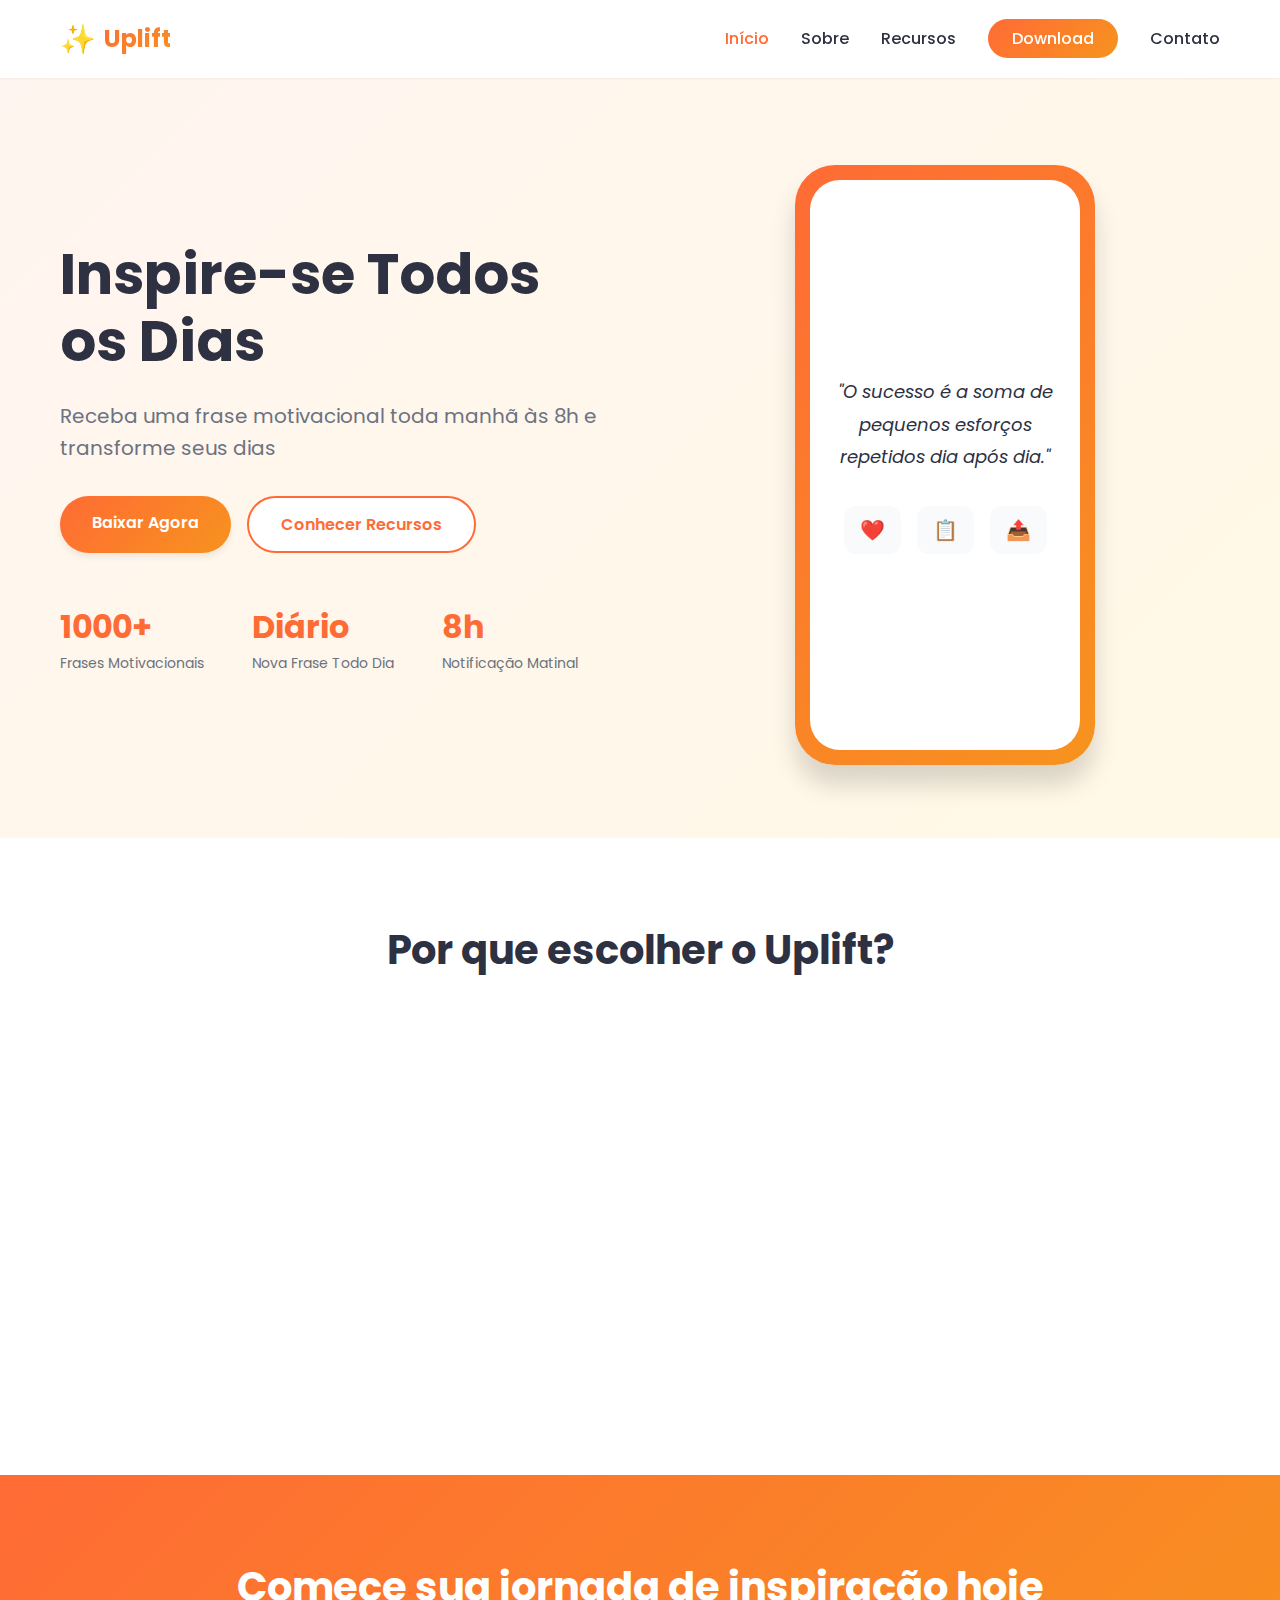
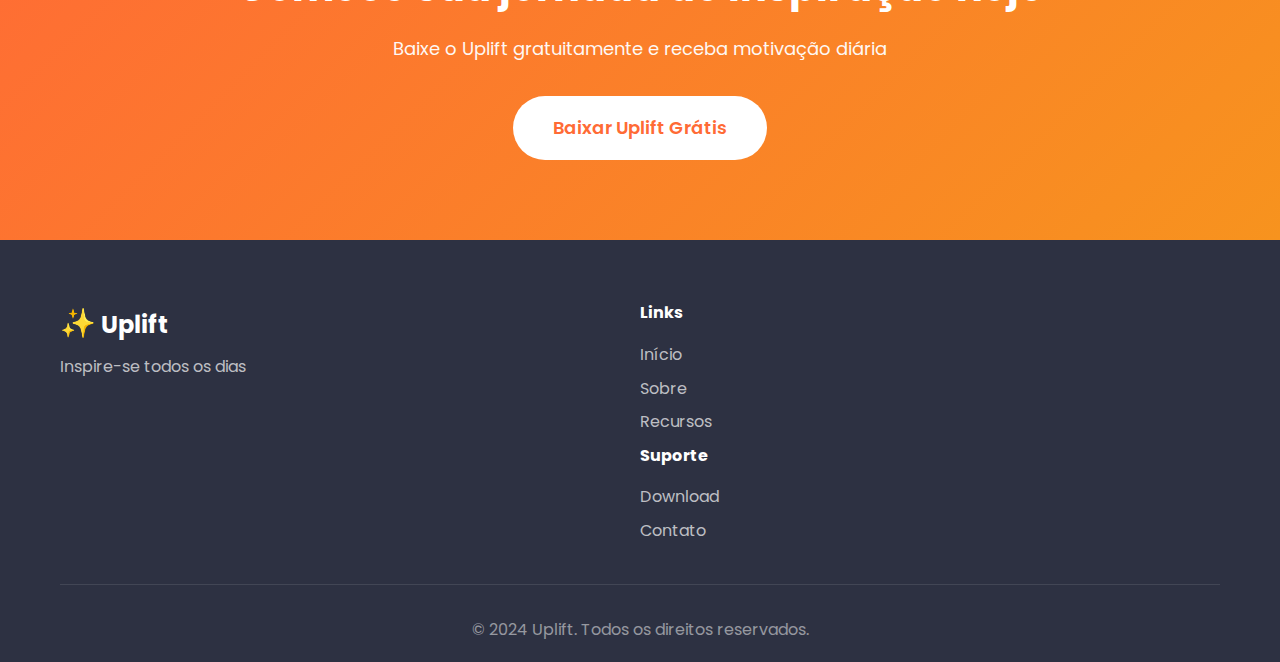
<file: index.html>
<!DOCTYPE html>
<html lang="pt-BR">
<head>
    <meta charset="UTF-8">
    <meta name="viewport" content="width=device-width, initial-scale=1.0">

    <!-- SEO Meta Tags -->
    <meta name="description" content="Uplift - Receba uma frase motivacional todos os dias às 8h. Mais de 1000 frases inspiradoras para transformar seu dia. Baixe grátis!">
    <meta name="keywords" content="frases motivacionais, inspiração, motivação diária, frases inspiradoras, desenvolvimento pessoal, autoajuda">
    <meta name="author" content="Uplift">
    <meta name="theme-color" content="#6366f1">
    <meta name="robots" content="index, follow">
    <link rel="canonical" href="https://github.com/sourcenaiomiocc-creator/Uplift">

    <!-- Open Graph / Facebook -->
    <meta property="og:type" content="website">
    <meta property="og:url" content="https://github.com/sourcenaiomiocc-creator/Uplift">
    <meta property="og:title" content="Uplift - Inspire-se Todos os Dias">
    <meta property="og:description" content="Receba uma frase motivacional todos os dias às 8h. Mais de 1000 frases inspiradoras para transformar seu dia.">
    <meta property="og:site_name" content="Uplift">

    <!-- Twitter Card -->
    <meta property="twitter:card" content="summary_large_image">
    <meta property="twitter:url" content="https://github.com/sourcenaiomiocc-creator/Uplift">
    <meta property="twitter:title" content="Uplift - Inspire-se Todos os Dias">
    <meta property="twitter:description" content="Receba uma frase motivacional todos os dias às 8h. Mais de 1000 frases inspiradoras.">

    <!-- Favicon -->
    <link rel="icon" type="image/svg+xml" href="data:image/svg+xml,<svg xmlns='http://www.w3.org/2000/svg' viewBox='0 0 100 100'><text y='.9em' font-size='90'>✨</text></svg>">

    <title>Uplift - Inspire-se Todos os Dias | Frases Motivacionais Diárias</title>
    <link rel="stylesheet" href="style.css">
    <link rel="preconnect" href="https://fonts.googleapis.com">
    <link rel="preconnect" href="https://fonts.gstatic.com" crossorigin>
    <link href="https://fonts.googleapis.com/css2?family=Poppins:wght@300;400;600;700&display=swap" rel="stylesheet">

    <!-- Structured Data (Schema.org) -->
    <script type="application/ld+json">
    {
      "@context": "https://schema.org",
      "@type": "MobileApplication",
      "name": "Uplift",
      "description": "Receba uma frase motivacional todos os dias às 8h da manhã",
      "applicationCategory": "LifestyleApplication",
      "offers": {
        "@type": "Offer",
        "price": "0",
        "priceCurrency": "BRL"
      },
      "aggregateRating": {
        "@type": "AggregateRating",
        "ratingValue": "4.8",
        "ratingCount": "1000"
      }
    }
    </script>
</head>
<body>
    <!-- Navegação -->
    <nav class="navbar" role="navigation" aria-label="Navegação principal">
        <div class="container">
            <div class="nav-wrapper">
                <a href="index.html" class="logo" aria-label="Uplift - Página inicial">
                    <span class="logo-icon" aria-hidden="true">✨</span>
                    <span class="logo-text">Uplift</span>
                </a>
                <button
                    class="menu-toggle"
                    id="menuToggle"
                    aria-label="Abrir menu de navegação"
                    aria-expanded="false"
                    aria-controls="navMenu">
                    <span aria-hidden="true"></span>
                    <span aria-hidden="true"></span>
                    <span aria-hidden="true"></span>
                </button>
                <ul class="nav-menu" id="navMenu" role="menubar">
                    <li role="none"><a href="index.html" class="active" role="menuitem" aria-current="page">Início</a></li>
                    <li role="none"><a href="about.html" role="menuitem">Sobre</a></li>
                    <li role="none"><a href="features.html" role="menuitem">Recursos</a></li>
                    <li role="none"><a href="download.html" class="nav-cta" role="menuitem">Download</a></li>
                    <li role="none"><a href="contact.html" role="menuitem">Contato</a></li>
                </ul>
            </div>
        </div>
    </nav>

    <!-- Hero Section -->
    <section class="hero" role="region" aria-label="Seção principal">
        <div class="container">
            <div class="hero-content">
                <h1 class="hero-title">Inspire-se Todos os Dias</h1>
                <p class="hero-subtitle">Receba uma frase motivacional toda manhã às 8h e transforme seus dias</p>
                <div class="hero-buttons">
                    <a href="download.html" class="btn btn-primary">Baixar Agora</a>
                    <a href="features.html" class="btn btn-secondary">Conhecer Recursos</a>
                </div>
                <div class="hero-stats">
                    <div class="stat">
                        <span class="stat-number">1000+</span>
                        <span class="stat-label">Frases Motivacionais</span>
                    </div>
                    <div class="stat">
                        <span class="stat-number">Diário</span>
                        <span class="stat-label">Nova Frase Todo Dia</span>
                    </div>
                    <div class="stat">
                        <span class="stat-number">8h</span>
                        <span class="stat-label">Notificação Matinal</span>
                    </div>
                </div>
            </div>
            <div class="hero-image">
                <div class="phone-mockup">
                    <div class="phone-screen">
                        <div class="quote-card">
                            <blockquote class="quote-text">
                                <p>"O sucesso é a soma de pequenos esforços repetidos dia após dia."</p>
                            </blockquote>
                            <div class="quote-actions" role="group" aria-label="Ações da frase">
                                <button class="action-btn" aria-label="Curtir frase">
                                    <span aria-hidden="true">❤️</span>
                                </button>
                                <button class="action-btn" aria-label="Copiar frase">
                                    <span aria-hidden="true">📋</span>
                                </button>
                                <button class="action-btn" aria-label="Compartilhar frase">
                                    <span aria-hidden="true">📤</span>
                                </button>
                            </div>
                        </div>
                    </div>
                </div>
            </div>
        </div>
    </section>

    <!-- Features Preview -->
    <section class="features-preview" role="region" aria-labelledby="features-title">
        <div class="container">
            <h2 id="features-title" class="section-title">Por que escolher o Uplift?</h2>
            <div class="features-grid" role="list">
                <div class="feature-card" role="listitem">
                    <div class="feature-icon" role="img" aria-label="Ícone de amanhecer">🌅</div>
                    <h3>Notificação Matinal</h3>
                    <p>Receba uma frase inspiradora às 8h da manhã para começar seu dia com energia positiva</p>
                </div>
                <div class="feature-card" role="listitem">
                    <div class="feature-icon" role="img" aria-label="Ícone de lâmpada">💡</div>
                    <h3>1000+ Frases</h3>
                    <p>Banco de dados com mais de mil frases cuidadosamente selecionadas para inspirar você</p>
                </div>
                <div class="feature-card" role="listitem">
                    <div class="feature-icon" role="img" aria-label="Ícone de alvo">🎯</div>
                    <h3>Foco no Dia</h3>
                    <p>Uma frase por dia. Simples, direto e eficaz para manter o foco no que importa</p>
                </div>
                <div class="feature-card" role="listitem">
                    <div class="feature-icon" role="img" aria-label="Ícone de celular">📱</div>
                    <h3>Fácil de Usar</h3>
                    <p>Interface limpa e intuitiva. Copie, compartilhe ou curta suas frases favoritas</p>
                </div>
            </div>
        </div>
    </section>

    <!-- CTA Section -->
    <section class="cta-section">
        <div class="container">
            <div class="cta-content">
                <h2>Comece sua jornada de inspiração hoje</h2>
                <p>Baixe o Uplift gratuitamente e receba motivação diária</p>
                <a href="download.html" class="btn btn-large">Baixar Uplift Grátis</a>
            </div>
        </div>
    </section>

    <!-- Footer -->
    <footer class="footer" role="contentinfo">
        <div class="container">
            <div class="footer-content">
                <div class="footer-brand">
                    <h3><span class="logo-icon">✨</span> Uplift</h3>
                    <p>Inspire-se todos os dias</p>
                </div>
                <div class="footer-links">
                    <div class="footer-column">
                        <h4>Links</h4>
                        <ul>
                            <li><a href="index.html">Início</a></li>
                            <li><a href="about.html">Sobre</a></li>
                            <li><a href="features.html">Recursos</a></li>
                        </ul>
                    </div>
                    <div class="footer-column">
                        <h4>Suporte</h4>
                        <ul>
                            <li><a href="download.html">Download</a></li>
                            <li><a href="contact.html">Contato</a></li>
                        </ul>
                    </div>
                </div>
            </div>
            <div class="footer-bottom">
                <p>&copy; 2024 Uplift. Todos os direitos reservados.</p>
            </div>
        </div>
    </footer>

    <script src="script.js"></script>
</body>
</html>
</file>
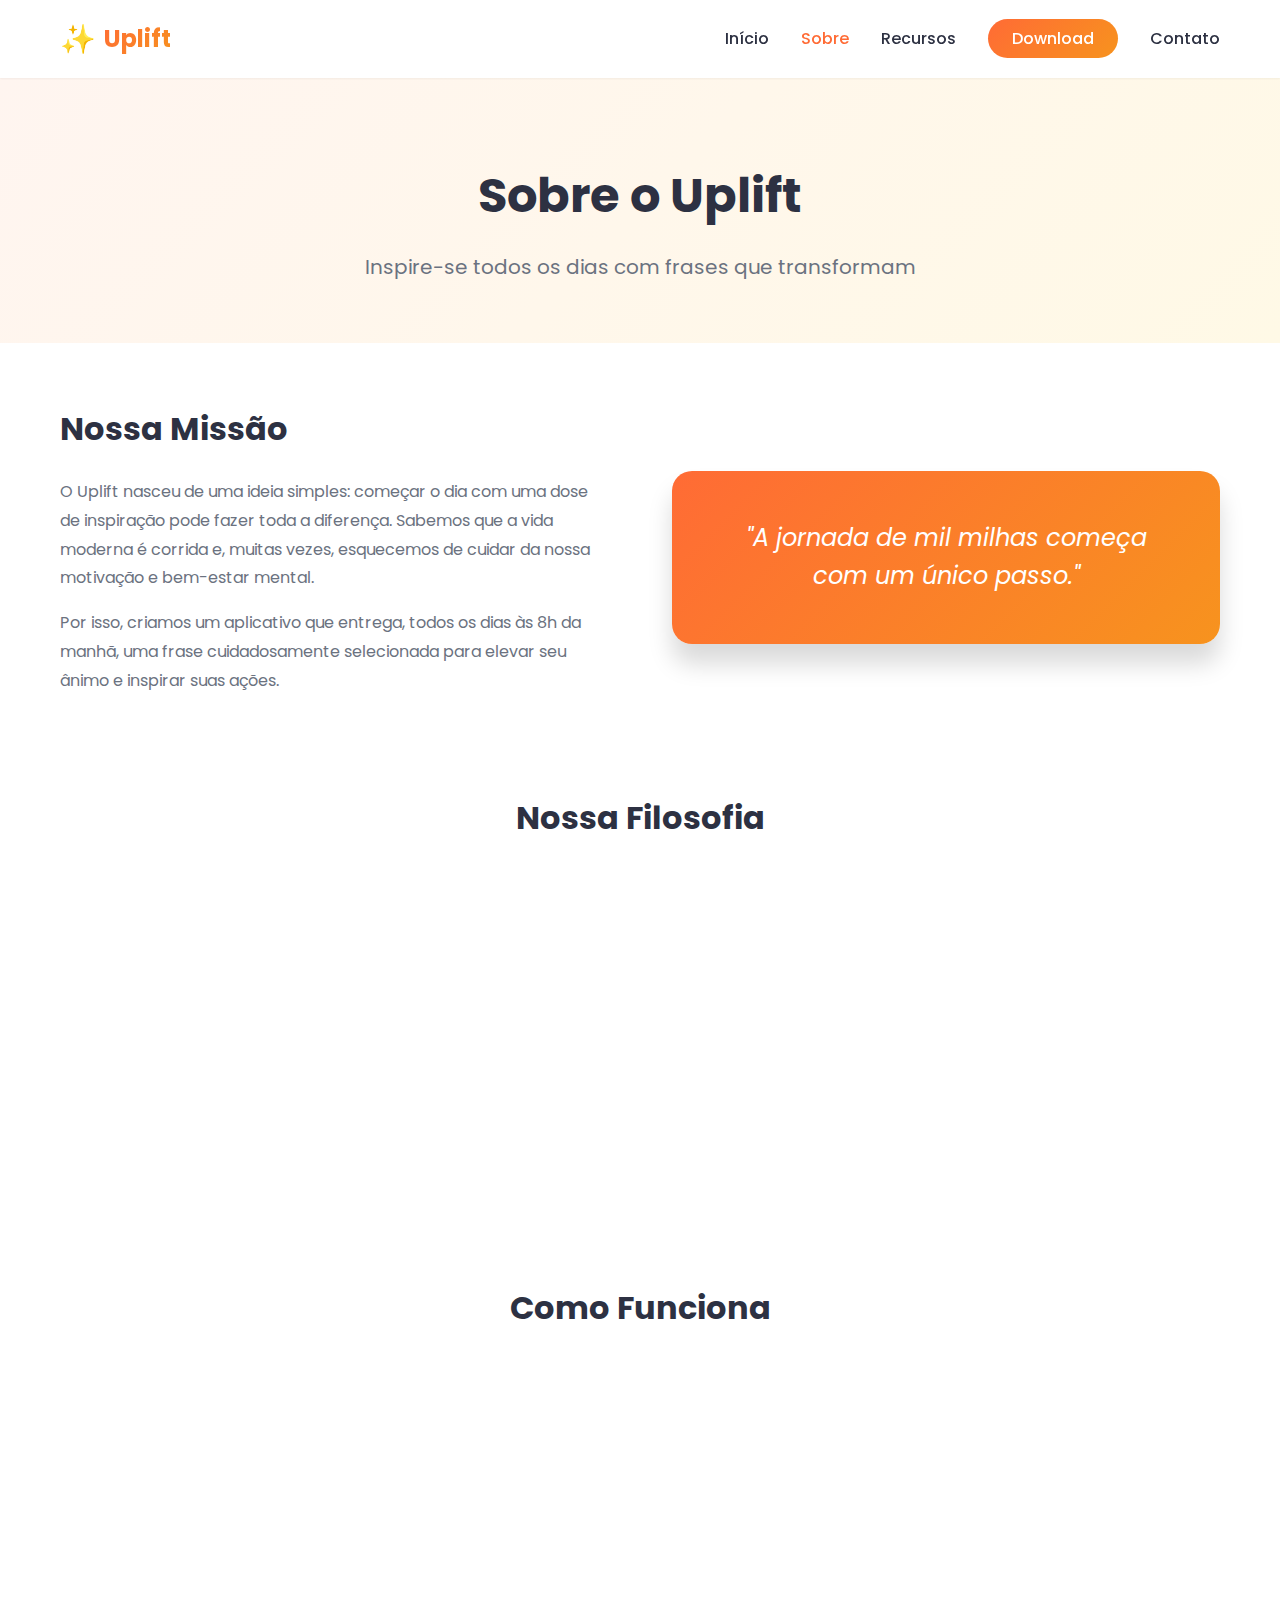
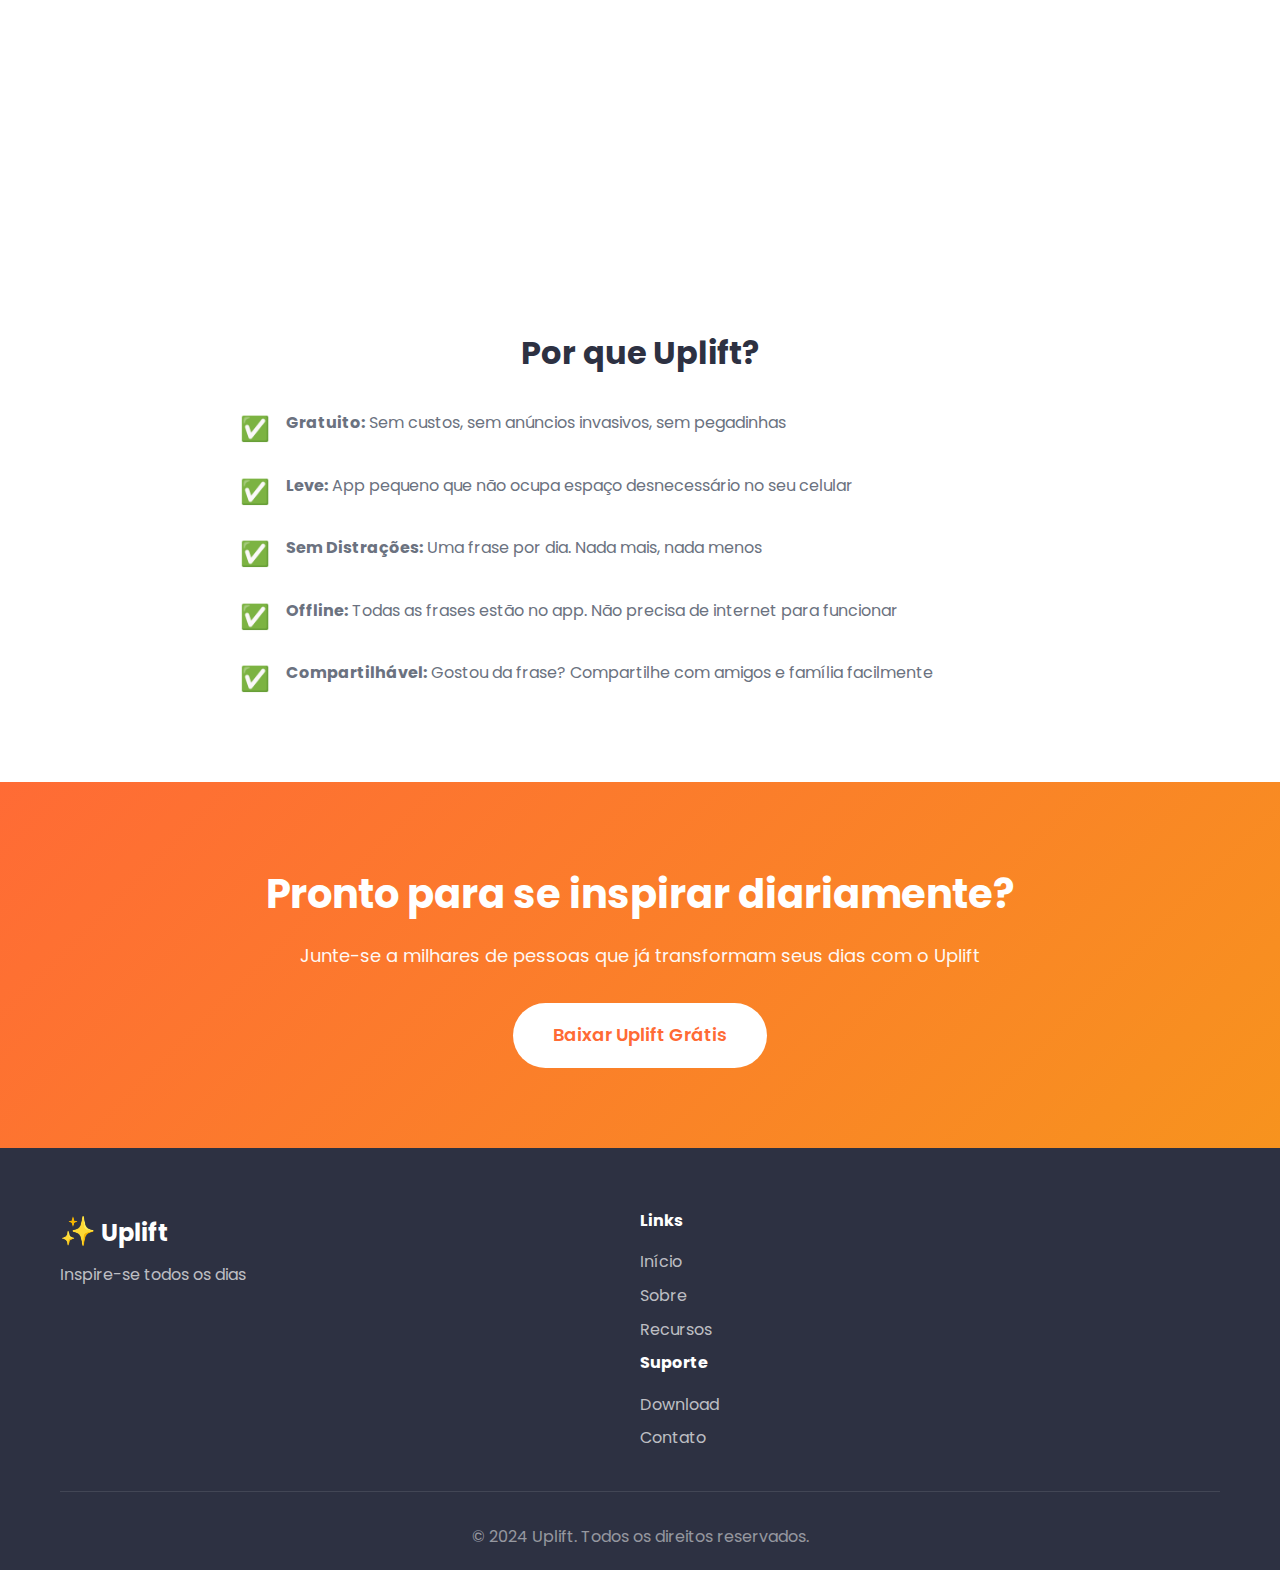
<file: about.html>
<!DOCTYPE html>
<html lang="pt-BR">
<head>
    <meta charset="UTF-8">
    <meta name="viewport" content="width=device-width, initial-scale=1.0">
    <meta name="description" content="Conheça o Uplift - O app de frases motivacionais diárias">
    <title>Sobre - Uplift</title>
    <link rel="stylesheet" href="style.css">
    <link rel="preconnect" href="https://fonts.googleapis.com">
    <link rel="preconnect" href="https://fonts.gstatic.com" crossorigin>
    <link href="https://fonts.googleapis.com/css2?family=Poppins:wght@300;400;600;700&display=swap" rel="stylesheet">
</head>
<body>
    <!-- Navegação -->
    <nav class="navbar">
        <div class="container">
            <div class="nav-wrapper">
                <a href="index.html" class="logo">
                    <span class="logo-icon">✨</span>
                    <span class="logo-text">Uplift</span>
                </a>
                <button class="menu-toggle" id="menuToggle">
                    <span></span>
                    <span></span>
                    <span></span>
                </button>
                <ul class="nav-menu" id="navMenu">
                    <li><a href="index.html">Início</a></li>
                    <li><a href="about.html" class="active">Sobre</a></li>
                    <li><a href="features.html">Recursos</a></li>
                    <li><a href="download.html" class="nav-cta">Download</a></li>
                    <li><a href="contact.html">Contato</a></li>
                </ul>
            </div>
        </div>
    </nav>

    <!-- Page Header -->
    <section class="page-header">
        <div class="container">
            <h1>Sobre o Uplift</h1>
            <p>Inspire-se todos os dias com frases que transformam</p>
        </div>
    </section>

    <!-- About Content -->
    <section class="about-content">
        <div class="container">
            <div class="about-main">
                <div class="about-text">
                    <h2>Nossa Missão</h2>
                    <p>O Uplift nasceu de uma ideia simples: começar o dia com uma dose de inspiração pode fazer toda a diferença. Sabemos que a vida moderna é corrida e, muitas vezes, esquecemos de cuidar da nossa motivação e bem-estar mental.</p>
                    <p>Por isso, criamos um aplicativo que entrega, todos os dias às 8h da manhã, uma frase cuidadosamente selecionada para elevar seu ânimo e inspirar suas ações.</p>
                </div>
                <div class="about-image">
                    <div class="quote-display">
                        <p>"A jornada de mil milhas começa com um único passo."</p>
                    </div>
                </div>
            </div>

            <div class="about-philosophy">
                <h2>Nossa Filosofia</h2>
                <div class="philosophy-grid">
                    <div class="philosophy-item">
                        <span class="philosophy-number">01</span>
                        <h3>Simplicidade</h3>
                        <p>Acreditamos que menos é mais. Uma frase por dia, sem distrações, sem complexidade. Apenas inspiração pura.</p>
                    </div>
                    <div class="philosophy-item">
                        <span class="philosophy-number">02</span>
                        <h3>Consistência</h3>
                        <p>Todos os dias, sem exceção, às 8h da manhã. Criar hábitos positivos requer consistência, e estamos aqui para isso.</p>
                    </div>
                    <div class="philosophy-item">
                        <span class="philosophy-number">03</span>
                        <h3>Qualidade</h3>
                        <p>Cada uma das 1000+ frases em nosso banco de dados foi cuidadosamente selecionada para trazer valor real.</p>
                    </div>
                    <div class="philosophy-item">
                        <span class="philosophy-number">04</span>
                        <h3>Privacidade</h3>
                        <p>Seu bem-estar é pessoal. Não coletamos dados desnecessários nem compartilhamos suas informações.</p>
                    </div>
                </div>
            </div>

            <div class="about-story">
                <h2>Como Funciona</h2>
                <div class="story-timeline">
                    <div class="timeline-item">
                        <div class="timeline-icon">📲</div>
                        <div class="timeline-content">
                            <h3>Instale o App</h3>
                            <p>Baixe o Uplift gratuitamente e instale em seu dispositivo Android</p>
                        </div>
                    </div>
                    <div class="timeline-item">
                        <div class="timeline-icon">🔔</div>
                        <div class="timeline-content">
                            <h3>Receba Notificações</h3>
                            <p>Todos os dias às 8h da manhã, você receberá uma notificação com a frase do dia</p>
                        </div>
                    </div>
                    <div class="timeline-item">
                        <div class="timeline-icon">💭</div>
                        <div class="timeline-content">
                            <h3>Inspire-se</h3>
                            <p>Leia, reflita e deixe a frase guiar seu dia. Copie, compartilhe ou curta suas favoritas</p>
                        </div>
                    </div>
                    <div class="timeline-item">
                        <div class="timeline-icon">🌟</div>
                        <div class="timeline-content">
                            <h3>Transforme-se</h3>
                            <p>Com o tempo, você perceberá como pequenas doses diárias de inspiração transformam sua mentalidade</p>
                        </div>
                    </div>
                </div>
            </div>

            <div class="about-values">
                <h2>Por que Uplift?</h2>
                <div class="values-list">
                    <div class="value-item">
                        <span class="value-icon">✅</span>
                        <p><strong>Gratuito:</strong> Sem custos, sem anúncios invasivos, sem pegadinhas</p>
                    </div>
                    <div class="value-item">
                        <span class="value-icon">✅</span>
                        <p><strong>Leve:</strong> App pequeno que não ocupa espaço desnecessário no seu celular</p>
                    </div>
                    <div class="value-item">
                        <span class="value-icon">✅</span>
                        <p><strong>Sem Distrações:</strong> Uma frase por dia. Nada mais, nada menos</p>
                    </div>
                    <div class="value-item">
                        <span class="value-icon">✅</span>
                        <p><strong>Offline:</strong> Todas as frases estão no app. Não precisa de internet para funcionar</p>
                    </div>
                    <div class="value-item">
                        <span class="value-icon">✅</span>
                        <p><strong>Compartilhável:</strong> Gostou da frase? Compartilhe com amigos e família facilmente</p>
                    </div>
                </div>
            </div>
        </div>
    </section>

    <!-- CTA Section -->
    <section class="cta-section">
        <div class="container">
            <div class="cta-content">
                <h2>Pronto para se inspirar diariamente?</h2>
                <p>Junte-se a milhares de pessoas que já transformam seus dias com o Uplift</p>
                <a href="download.html" class="btn btn-large">Baixar Uplift Grátis</a>
            </div>
        </div>
    </section>

    <!-- Footer -->
    <footer class="footer">
        <div class="container">
            <div class="footer-content">
                <div class="footer-brand">
                    <h3><span class="logo-icon">✨</span> Uplift</h3>
                    <p>Inspire-se todos os dias</p>
                </div>
                <div class="footer-links">
                    <div class="footer-column">
                        <h4>Links</h4>
                        <ul>
                            <li><a href="index.html">Início</a></li>
                            <li><a href="about.html">Sobre</a></li>
                            <li><a href="features.html">Recursos</a></li>
                        </ul>
                    </div>
                    <div class="footer-column">
                        <h4>Suporte</h4>
                        <ul>
                            <li><a href="download.html">Download</a></li>
                            <li><a href="contact.html">Contato</a></li>
                        </ul>
                    </div>
                </div>
            </div>
            <div class="footer-bottom">
                <p>&copy; 2024 Uplift. Todos os direitos reservados.</p>
            </div>
        </div>
    </footer>

    <script src="script.js"></script>
</body>
</html>
</file>
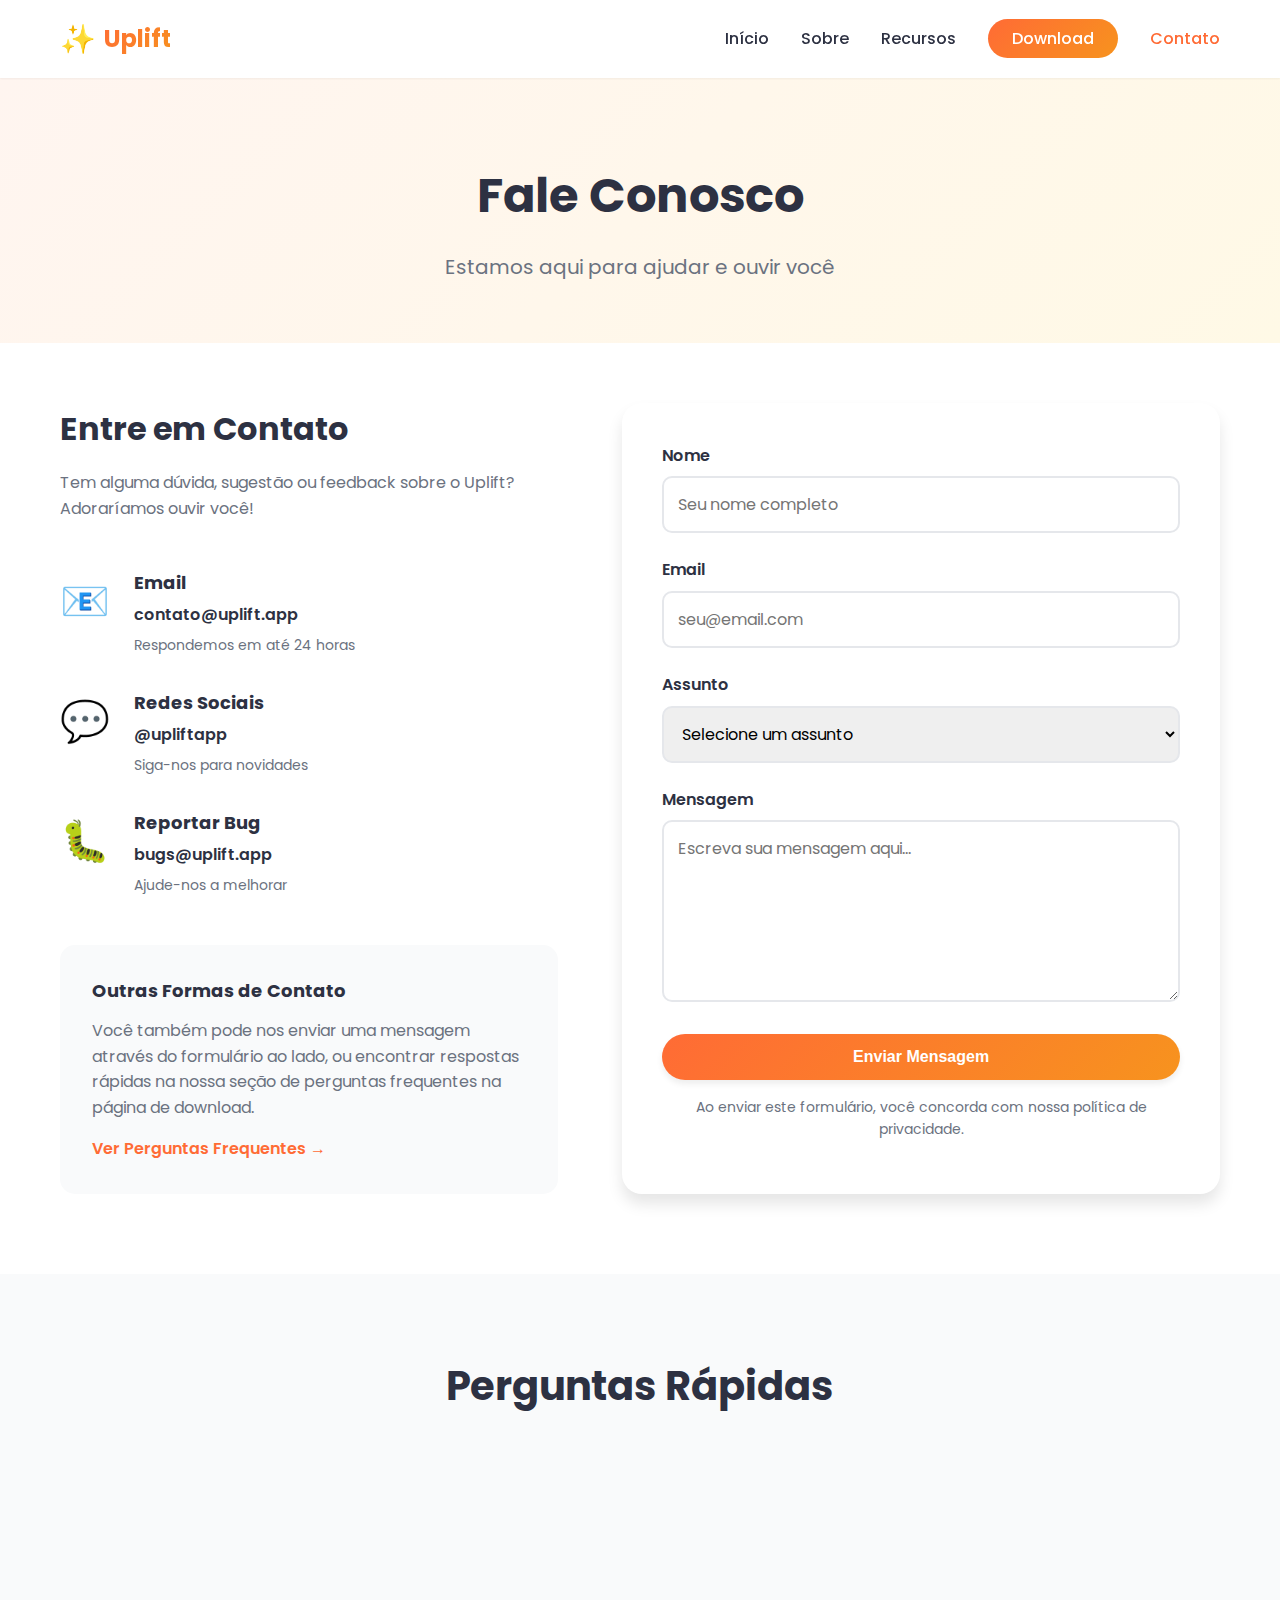
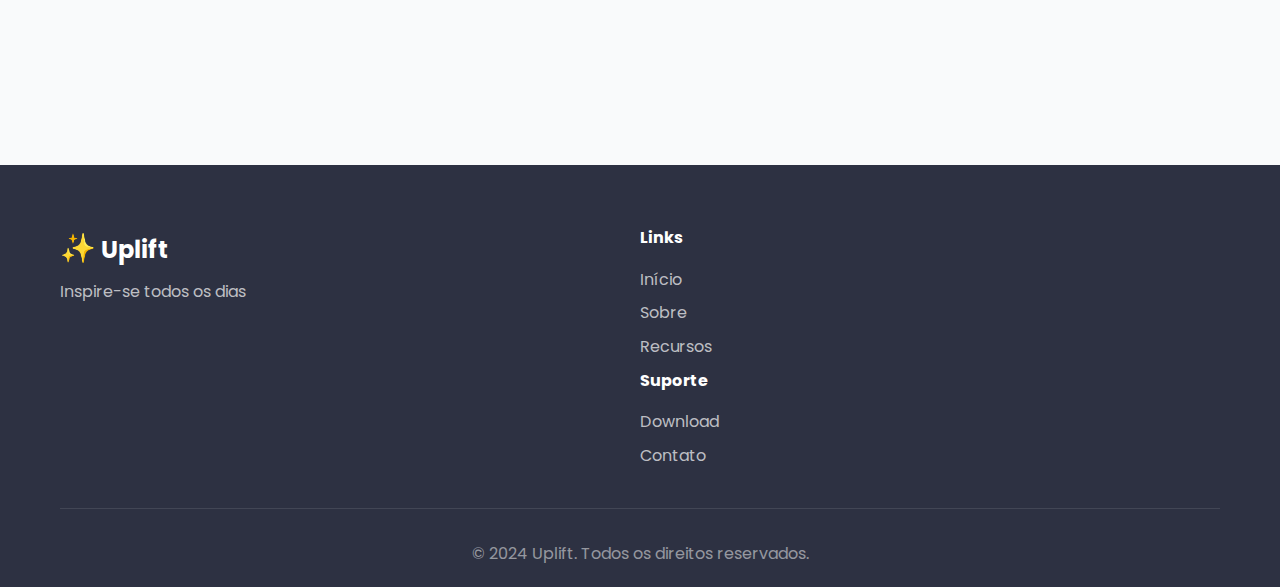
<file: contact.html>
<!DOCTYPE html>
<html lang="pt-BR">
<head>
    <meta charset="UTF-8">
    <meta name="viewport" content="width=device-width, initial-scale=1.0">
    <meta name="description" content="Entre em contato com a equipe Uplift">
    <title>Contato - Uplift</title>
    <link rel="stylesheet" href="style.css">
    <link rel="preconnect" href="https://fonts.googleapis.com">
    <link rel="preconnect" href="https://fonts.gstatic.com" crossorigin>
    <link href="https://fonts.googleapis.com/css2?family=Poppins:wght@300;400;600;700&display=swap" rel="stylesheet">
</head>
<body>
    <!-- Navegação -->
    <nav class="navbar">
        <div class="container">
            <div class="nav-wrapper">
                <a href="index.html" class="logo">
                    <span class="logo-icon">✨</span>
                    <span class="logo-text">Uplift</span>
                </a>
                <button class="menu-toggle" id="menuToggle">
                    <span></span>
                    <span></span>
                    <span></span>
                </button>
                <ul class="nav-menu" id="navMenu">
                    <li><a href="index.html">Início</a></li>
                    <li><a href="about.html">Sobre</a></li>
                    <li><a href="features.html">Recursos</a></li>
                    <li><a href="download.html" class="nav-cta">Download</a></li>
                    <li><a href="contact.html" class="active">Contato</a></li>
                </ul>
            </div>
        </div>
    </nav>

    <!-- Page Header -->
    <section class="page-header">
        <div class="container">
            <h1>Fale Conosco</h1>
            <p>Estamos aqui para ajudar e ouvir você</p>
        </div>
    </section>

    <!-- Contact Section -->
    <section class="contact-section">
        <div class="container">
            <div class="contact-wrapper">
                <div class="contact-info">
                    <h2>Entre em Contato</h2>
                    <p>Tem alguma dúvida, sugestão ou feedback sobre o Uplift? Adoraríamos ouvir você!</p>

                    <div class="contact-methods">
                        <div class="contact-method">
                            <div class="contact-icon">📧</div>
                            <div class="contact-details">
                                <h3>Email</h3>
                                <p>contato@uplift.app</p>
                                <small>Respondemos em até 24 horas</small>
                            </div>
                        </div>

                        <div class="contact-method">
                            <div class="contact-icon">💬</div>
                            <div class="contact-details">
                                <h3>Redes Sociais</h3>
                                <p>@upliftapp</p>
                                <small>Siga-nos para novidades</small>
                            </div>
                        </div>

                        <div class="contact-method">
                            <div class="contact-icon">🐛</div>
                            <div class="contact-details">
                                <h3>Reportar Bug</h3>
                                <p>bugs@uplift.app</p>
                                <small>Ajude-nos a melhorar</small>
                            </div>
                        </div>
                    </div>

                    <div class="contact-cta">
                        <h3>Outras Formas de Contato</h3>
                        <p>Você também pode nos enviar uma mensagem através do formulário ao lado, ou encontrar respostas rápidas na nossa seção de perguntas frequentes na página de download.</p>
                        <a href="download.html#faq" class="link-text">Ver Perguntas Frequentes →</a>
                    </div>
                </div>

                <div class="contact-form-container">
                    <form class="contact-form" id="contactForm">
                        <div class="form-group">
                            <label for="name">Nome</label>
                            <input type="text" id="name" name="name" required placeholder="Seu nome completo">
                        </div>

                        <div class="form-group">
                            <label for="email">Email</label>
                            <input type="email" id="email" name="email" required placeholder="seu@email.com">
                        </div>

                        <div class="form-group">
                            <label for="subject">Assunto</label>
                            <select id="subject" name="subject" required>
                                <option value="">Selecione um assunto</option>
                                <option value="support">Suporte Técnico</option>
                                <option value="bug">Reportar Bug</option>
                                <option value="suggestion">Sugestão</option>
                                <option value="feedback">Feedback</option>
                                <option value="other">Outro</option>
                            </select>
                        </div>

                        <div class="form-group">
                            <label for="message">Mensagem</label>
                            <textarea id="message" name="message" rows="6" required placeholder="Escreva sua mensagem aqui..."></textarea>
                        </div>

                        <button type="submit" class="btn btn-primary btn-full">Enviar Mensagem</button>

                        <p class="form-note">Ao enviar este formulário, você concorda com nossa política de privacidade.</p>
                    </form>

                    <div class="form-success" id="formSuccess">
                        <div class="success-icon">✅</div>
                        <h3>Mensagem Enviada!</h3>
                        <p>Obrigado por entrar em contato. Responderemos em breve.</p>
                    </div>
                </div>
            </div>
        </div>
    </section>

    <!-- FAQ Quick Links -->
    <section class="quick-links-section">
        <div class="container">
            <h2 class="section-title">Perguntas Rápidas</h2>
            <div class="quick-links-grid">
                <a href="download.html" class="quick-link-card">
                    <span class="quick-link-icon">⬇️</span>
                    <h3>Como baixar?</h3>
                    <p>Guia completo de download e instalação</p>
                </a>
                <a href="features.html" class="quick-link-card">
                    <span class="quick-link-icon">❓</span>
                    <h3>Como funciona?</h3>
                    <p>Conheça todos os recursos do app</p>
                </a>
                <a href="about.html" class="quick-link-card">
                    <span class="quick-link-icon">ℹ️</span>
                    <h3>Sobre o Uplift</h3>
                    <p>Nossa missão e filosofia</p>
                </a>
            </div>
        </div>
    </section>

    <!-- Footer -->
    <footer class="footer">
        <div class="container">
            <div class="footer-content">
                <div class="footer-brand">
                    <h3><span class="logo-icon">✨</span> Uplift</h3>
                    <p>Inspire-se todos os dias</p>
                </div>
                <div class="footer-links">
                    <div class="footer-column">
                        <h4>Links</h4>
                        <ul>
                            <li><a href="index.html">Início</a></li>
                            <li><a href="about.html">Sobre</a></li>
                            <li><a href="features.html">Recursos</a></li>
                        </ul>
                    </div>
                    <div class="footer-column">
                        <h4>Suporte</h4>
                        <ul>
                            <li><a href="download.html">Download</a></li>
                            <li><a href="contact.html">Contato</a></li>
                        </ul>
                    </div>
                </div>
            </div>
            <div class="footer-bottom">
                <p>&copy; 2024 Uplift. Todos os direitos reservados.</p>
            </div>
        </div>
    </footer>

    <script src="script.js"></script>
</body>
</html>
</file>
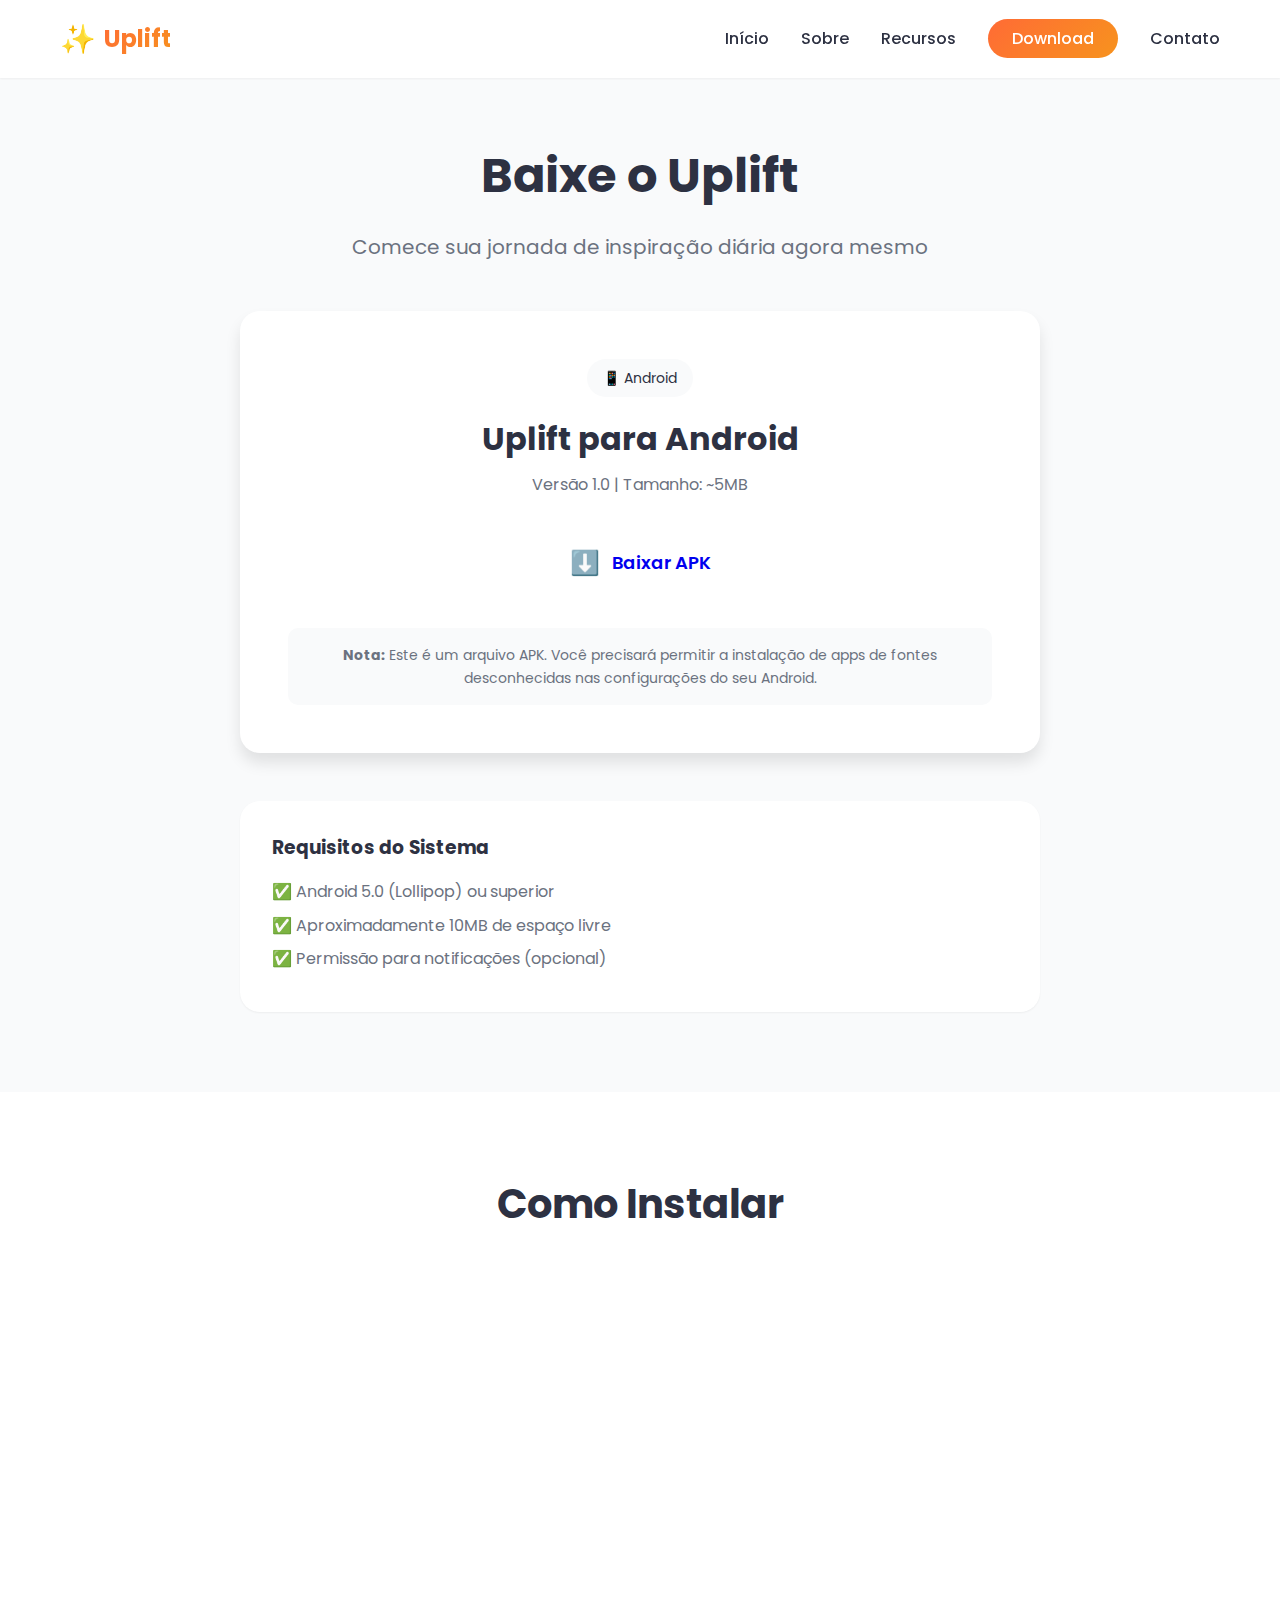
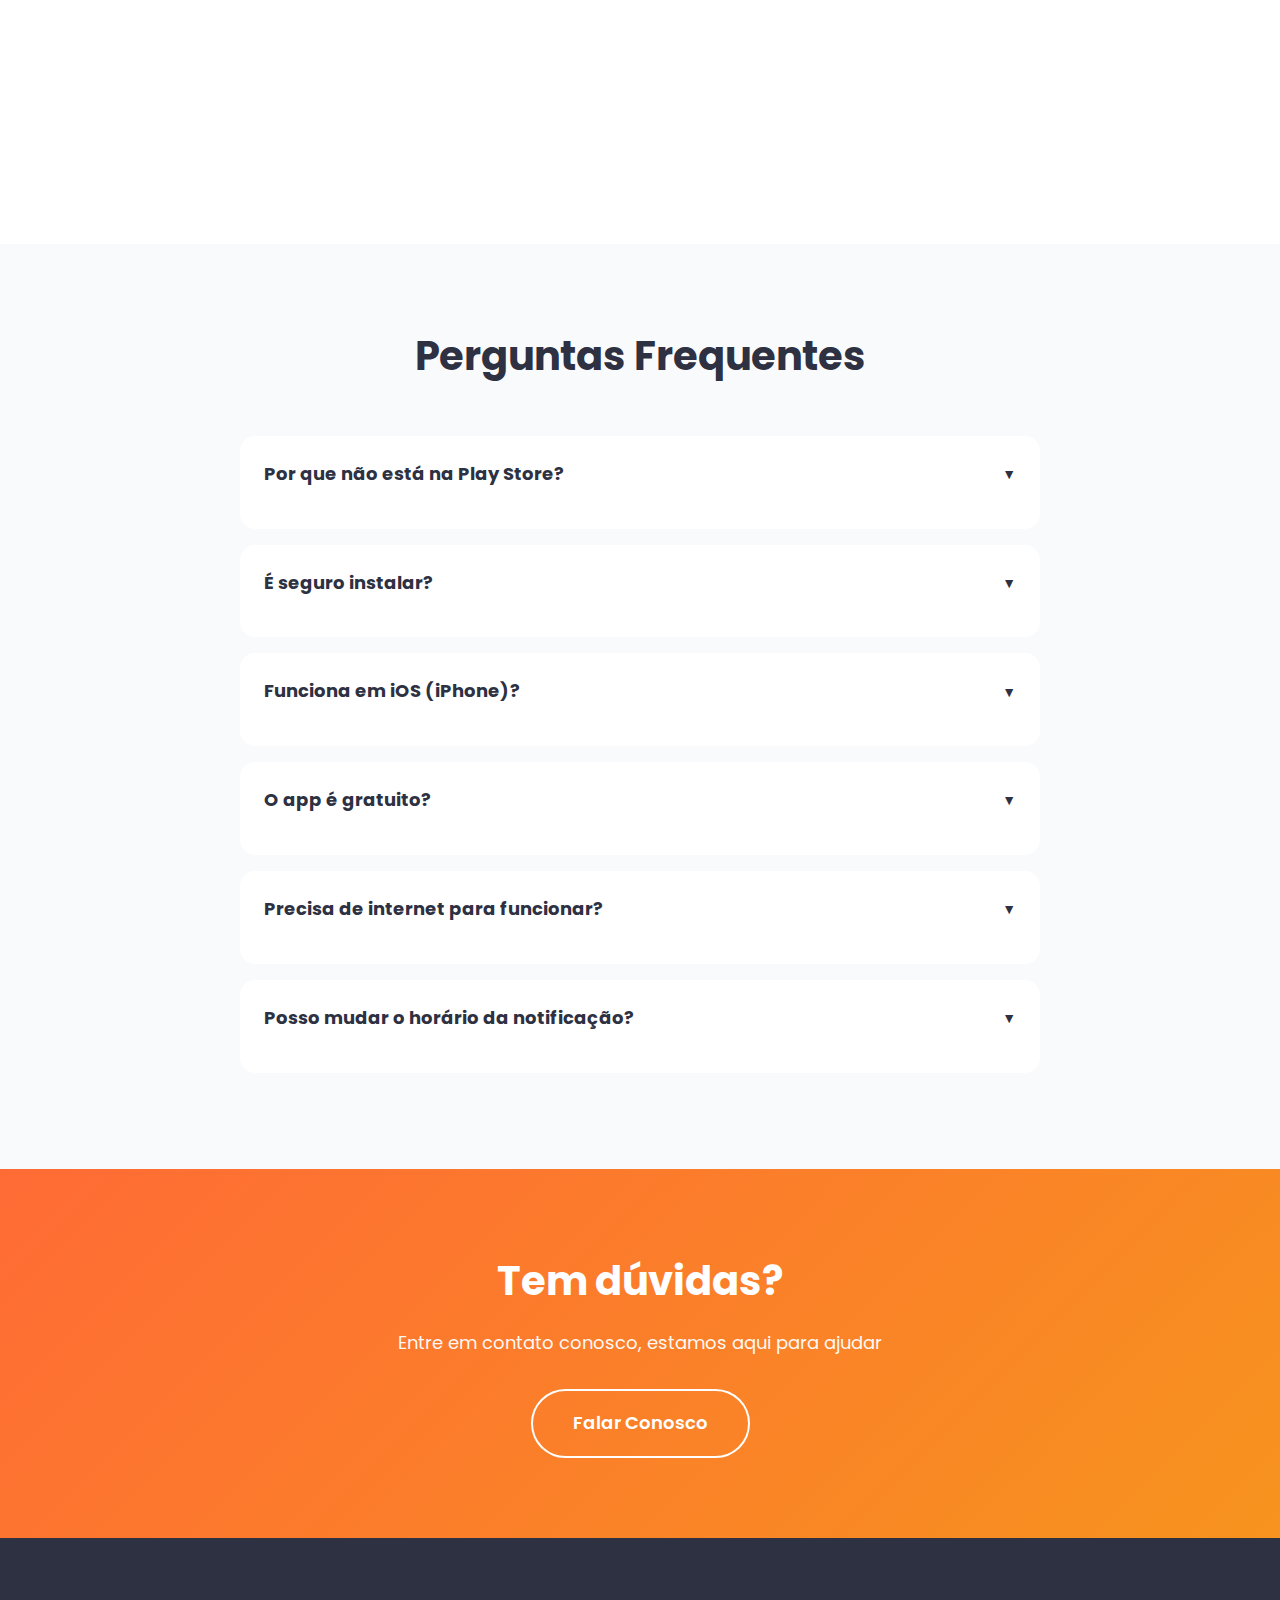
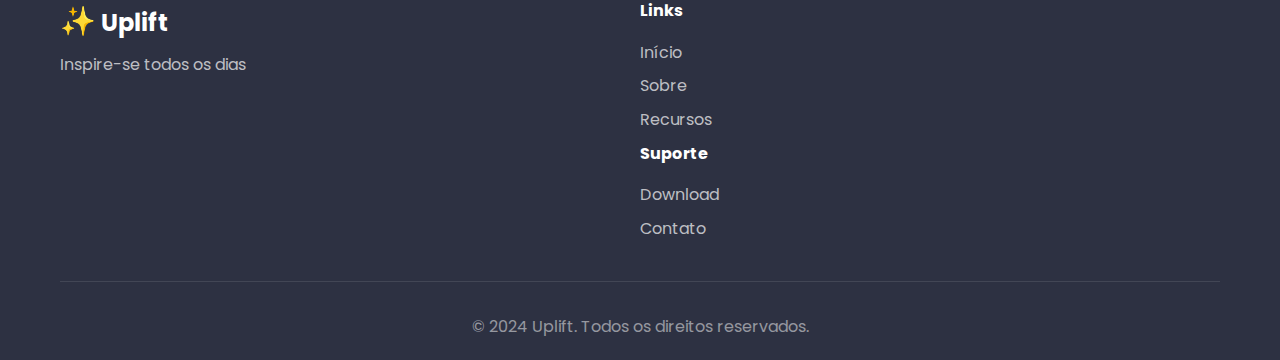
<file: download.html>
<!DOCTYPE html>
<html lang="pt-BR">
<head>
    <meta charset="UTF-8">
    <meta name="viewport" content="width=device-width, initial-scale=1.0">
    <meta name="description" content="Baixe o Uplift gratuitamente para Android">
    <title>Download - Uplift</title>
    <link rel="stylesheet" href="style.css">
    <link rel="preconnect" href="https://fonts.googleapis.com">
    <link rel="preconnect" href="https://fonts.gstatic.com" crossorigin>
    <link href="https://fonts.googleapis.com/css2?family=Poppins:wght@300;400;600;700&display=swap" rel="stylesheet">
</head>
<body>
    <!-- Navegação -->
    <nav class="navbar">
        <div class="container">
            <div class="nav-wrapper">
                <a href="index.html" class="logo">
                    <span class="logo-icon">✨</span>
                    <span class="logo-text">Uplift</span>
                </a>
                <button class="menu-toggle" id="menuToggle">
                    <span></span>
                    <span></span>
                    <span></span>
                </button>
                <ul class="nav-menu" id="navMenu">
                    <li><a href="index.html">Início</a></li>
                    <li><a href="about.html">Sobre</a></li>
                    <li><a href="features.html">Recursos</a></li>
                    <li><a href="download.html" class="nav-cta active">Download</a></li>
                    <li><a href="contact.html">Contato</a></li>
                </ul>
            </div>
        </div>
    </nav>

    <!-- Download Hero -->
    <section class="download-hero">
        <div class="container">
            <div class="download-content">
                <h1>Baixe o Uplift</h1>
                <p class="download-subtitle">Comece sua jornada de inspiração diária agora mesmo</p>

                <div class="download-box">
                    <div class="download-info">
                        <span class="platform-badge">📱 Android</span>
                        <h2>Uplift para Android</h2>
                        <p>Versão 1.0 | Tamanho: ~5MB</p>
                    </div>

                    <a href="https://github.com/sourcenaiomiocc-creator/Uplift/releases/download/Uplift/Uplift.apk" class="btn btn-download" id="downloadBtn" download>
                        <span class="download-icon">⬇️</span>
                        Baixar APK
                    </a>

                    <p class="download-note">
                        <strong>Nota:</strong> Este é um arquivo APK. Você precisará permitir a instalação de apps de fontes desconhecidas nas configurações do seu Android.
                    </p>
                </div>

                <div class="system-requirements">
                    <h3>Requisitos do Sistema</h3>
                    <ul>
                        <li>✅ Android 5.0 (Lollipop) ou superior</li>
                        <li>✅ Aproximadamente 10MB de espaço livre</li>
                        <li>✅ Permissão para notificações (opcional)</li>
                    </ul>
                </div>
            </div>
        </div>
    </section>

    <!-- Installation Guide -->
    <section class="installation-guide">
        <div class="container">
            <h2 class="section-title">Como Instalar</h2>
            <div class="installation-steps">
                <div class="step">
                    <div class="step-number">1</div>
                    <div class="step-content">
                        <h3>Baixe o APK</h3>
                        <p>Clique no botão de download acima para baixar o arquivo Uplift.apk no seu dispositivo Android</p>
                    </div>
                </div>
                <div class="step">
                    <div class="step-number">2</div>
                    <div class="step-content">
                        <h3>Permita Fontes Desconhecidas</h3>
                        <p>Vá em Configurações > Segurança > Fontes Desconhecidas e ative a permissão para instalar apps de fontes externas</p>
                    </div>
                </div>
                <div class="step">
                    <div class="step-number">3</div>
                    <div class="step-content">
                        <h3>Instale o App</h3>
                        <p>Abra o arquivo APK baixado e siga as instruções na tela para completar a instalação</p>
                    </div>
                </div>
                <div class="step">
                    <div class="step-number">4</div>
                    <div class="step-content">
                        <h3>Pronto!</h3>
                        <p>Abra o Uplift e comece a receber suas frases motivacionais diárias às 8h da manhã</p>
                    </div>
                </div>
            </div>
        </div>
    </section>

    <!-- FAQ Section -->
    <section class="faq-section">
        <div class="container">
            <h2 class="section-title">Perguntas Frequentes</h2>
            <div class="faq-list">
                <div class="faq-item">
                    <h3 class="faq-question">Por que não está na Play Store?</h3>
                    <div class="faq-answer">
                        <p>O Uplift está disponível como download direto (APK) para facilitar o acesso imediato. Estamos trabalhando para disponibilizá-lo na Play Store em breve.</p>
                    </div>
                </div>
                <div class="faq-item">
                    <h3 class="faq-question">É seguro instalar?</h3>
                    <div class="faq-answer">
                        <p>Sim! O Uplift é totalmente seguro. Não coletamos dados pessoais e não contém malware. Você pode verificar as permissões do app antes de instalar.</p>
                    </div>
                </div>
                <div class="faq-item">
                    <h3 class="faq-question">Funciona em iOS (iPhone)?</h3>
                    <div class="faq-answer">
                        <p>No momento, o Uplift está disponível apenas para Android. Uma versão para iOS está em nossos planos futuros.</p>
                    </div>
                </div>
                <div class="faq-item">
                    <h3 class="faq-question">O app é gratuito?</h3>
                    <div class="faq-answer">
                        <p>Sim! O Uplift é 100% gratuito, sem anúncios invasivos, sem compras dentro do app e sem assinaturas.</p>
                    </div>
                </div>
                <div class="faq-item">
                    <h3 class="faq-question">Precisa de internet para funcionar?</h3>
                    <div class="faq-answer">
                        <p>Não! Todas as 1000+ frases estão armazenadas no app. Depois de instalado, funciona completamente offline.</p>
                    </div>
                </div>
                <div class="faq-item">
                    <h3 class="faq-question">Posso mudar o horário da notificação?</h3>
                    <div class="faq-answer">
                        <p>Na versão atual, a notificação é enviada às 8h da manhã. Personalizações de horário estão previstas para futuras atualizações.</p>
                    </div>
                </div>
            </div>
        </div>
    </section>

    <!-- CTA Section -->
    <section class="cta-section">
        <div class="container">
            <div class="cta-content">
                <h2>Tem dúvidas?</h2>
                <p>Entre em contato conosco, estamos aqui para ajudar</p>
                <a href="contact.html" class="btn btn-large btn-secondary">Falar Conosco</a>
            </div>
        </div>
    </section>

    <!-- Footer -->
    <footer class="footer">
        <div class="container">
            <div class="footer-content">
                <div class="footer-brand">
                    <h3><span class="logo-icon">✨</span> Uplift</h3>
                    <p>Inspire-se todos os dias</p>
                </div>
                <div class="footer-links">
                    <div class="footer-column">
                        <h4>Links</h4>
                        <ul>
                            <li><a href="index.html">Início</a></li>
                            <li><a href="about.html">Sobre</a></li>
                            <li><a href="features.html">Recursos</a></li>
                        </ul>
                    </div>
                    <div class="footer-column">
                        <h4>Suporte</h4>
                        <ul>
                            <li><a href="download.html">Download</a></li>
                            <li><a href="contact.html">Contato</a></li>
                        </ul>
                    </div>
                </div>
            </div>
            <div class="footer-bottom">
                <p>&copy; 2024 Uplift. Todos os direitos reservados.</p>
            </div>
        </div>
    </footer>

    <script src="script.js"></script>
</body>
</html>
</file>
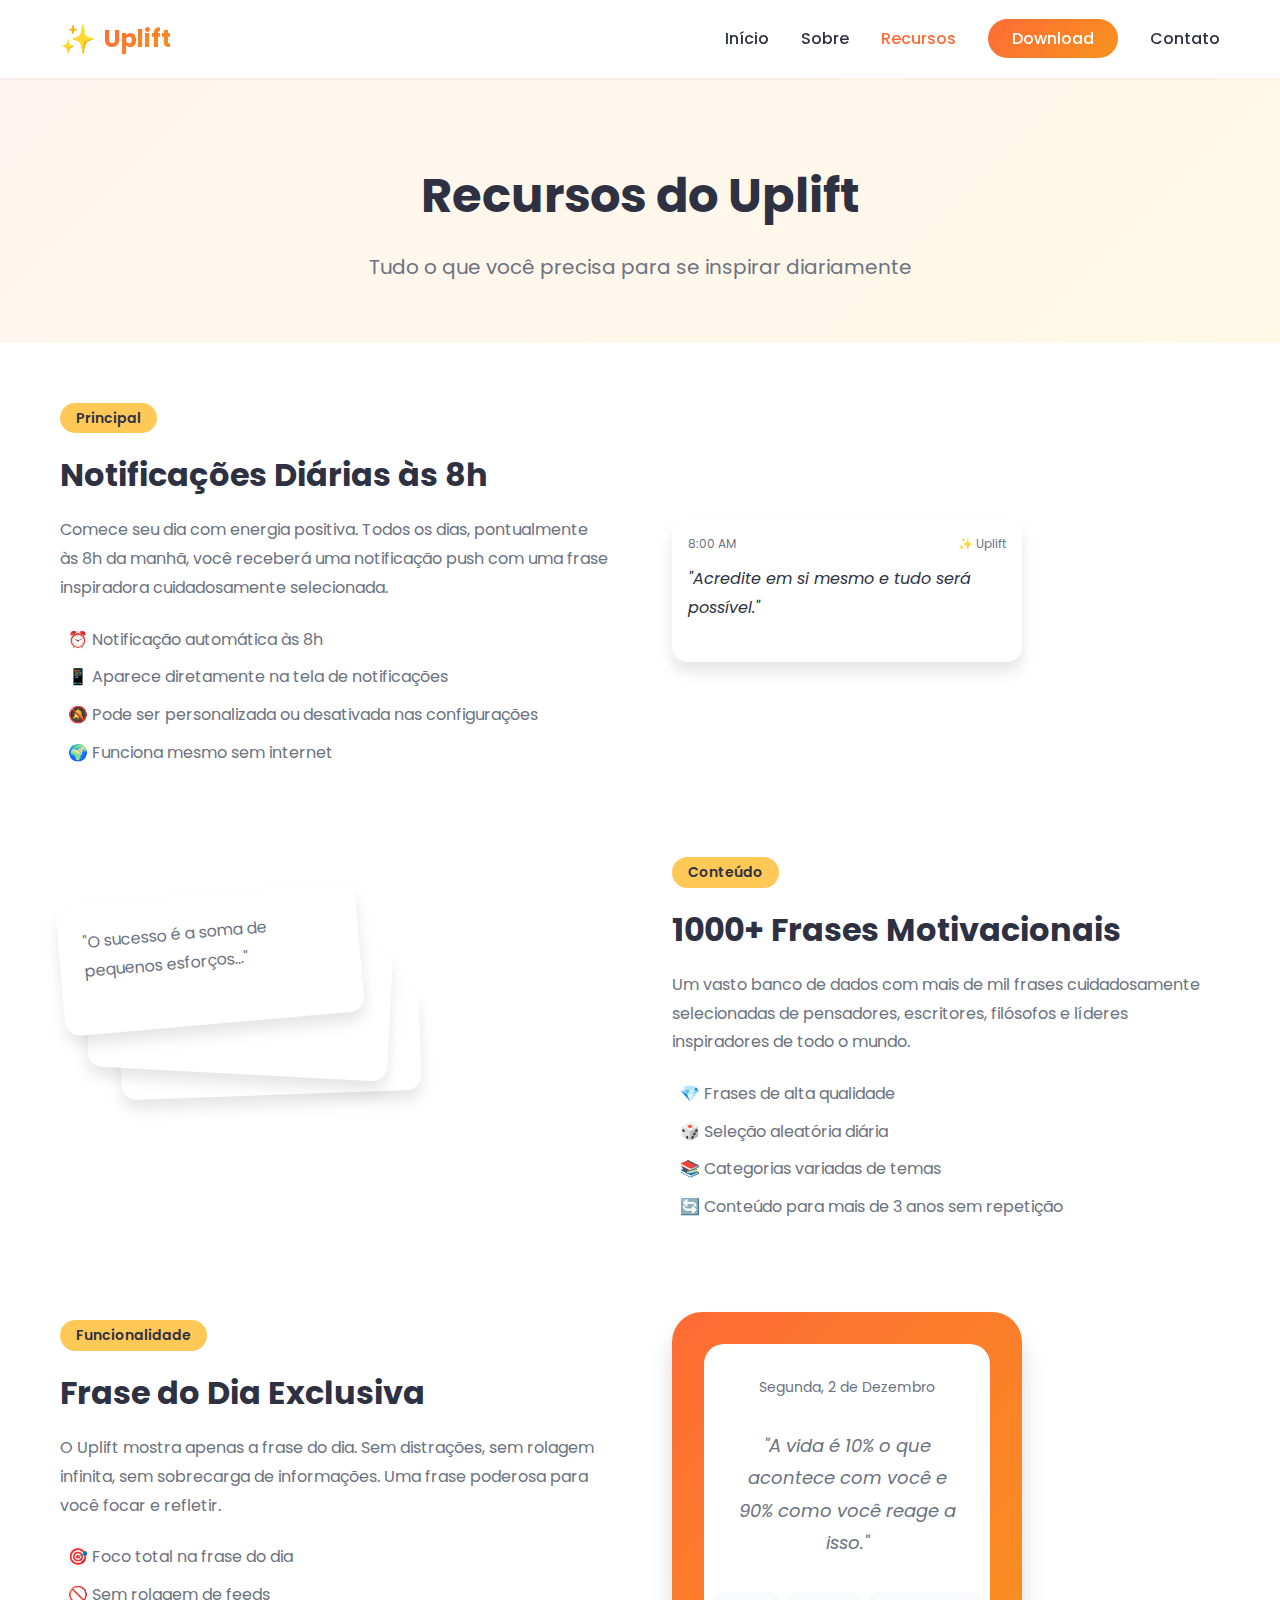
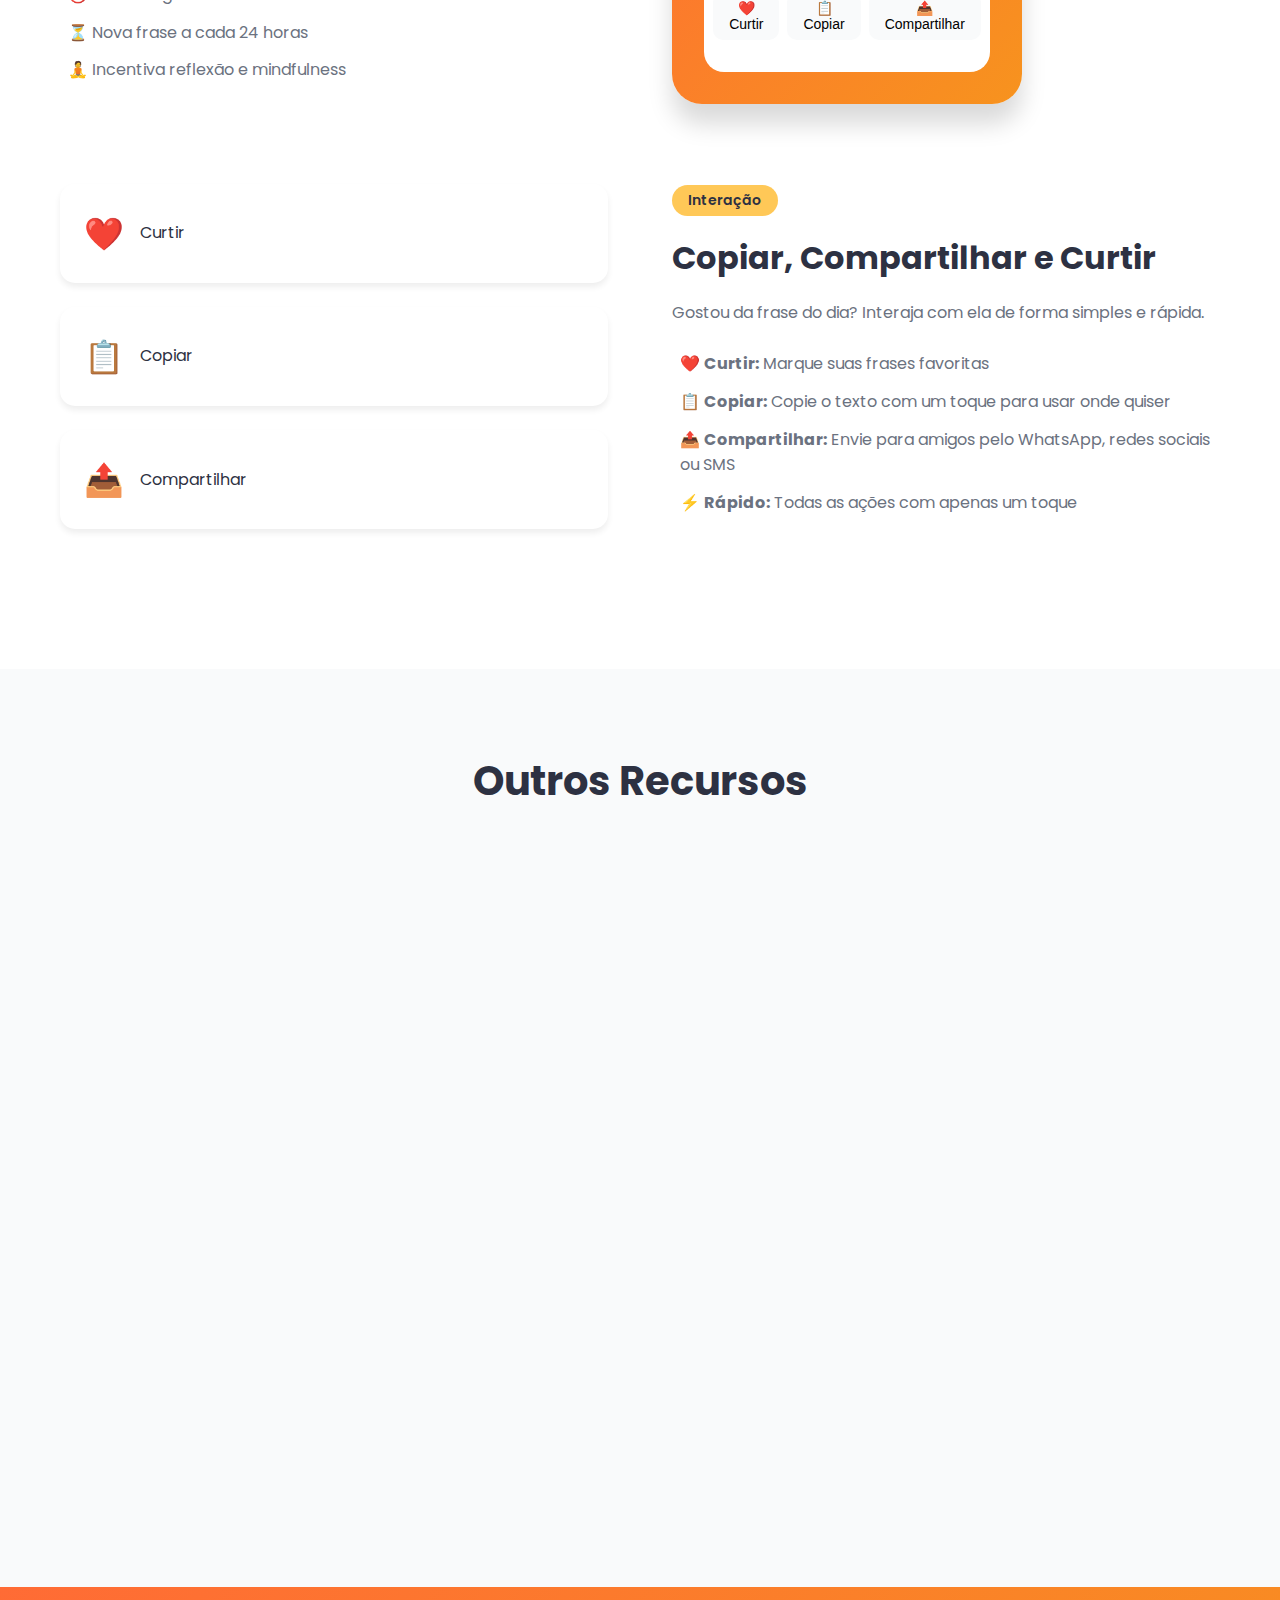
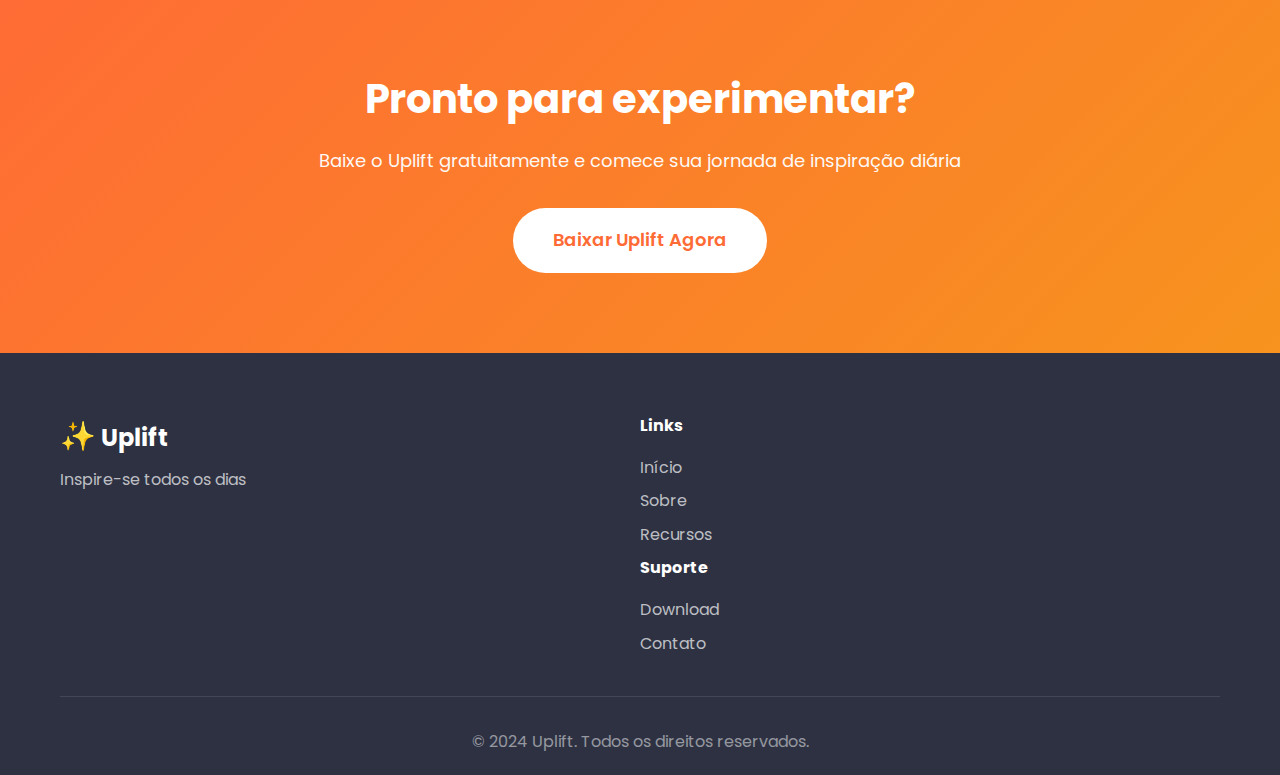
<file: features.html>
<!DOCTYPE html>
<html lang="pt-BR">
<head>
    <meta charset="UTF-8">
    <meta name="viewport" content="width=device-width, initial-scale=1.0">
    <meta name="description" content="Conheça todos os recursos do Uplift">
    <title>Recursos - Uplift</title>
    <link rel="stylesheet" href="style.css">
    <link rel="preconnect" href="https://fonts.googleapis.com">
    <link rel="preconnect" href="https://fonts.gstatic.com" crossorigin>
    <link href="https://fonts.googleapis.com/css2?family=Poppins:wght@300;400;600;700&display=swap" rel="stylesheet">
</head>
<body>
    <!-- Navegação -->
    <nav class="navbar">
        <div class="container">
            <div class="nav-wrapper">
                <a href="index.html" class="logo">
                    <span class="logo-icon">✨</span>
                    <span class="logo-text">Uplift</span>
                </a>
                <button class="menu-toggle" id="menuToggle">
                    <span></span>
                    <span></span>
                    <span></span>
                </button>
                <ul class="nav-menu" id="navMenu">
                    <li><a href="index.html">Início</a></li>
                    <li><a href="about.html">Sobre</a></li>
                    <li><a href="features.html" class="active">Recursos</a></li>
                    <li><a href="download.html" class="nav-cta">Download</a></li>
                    <li><a href="contact.html">Contato</a></li>
                </ul>
            </div>
        </div>
    </nav>

    <!-- Page Header -->
    <section class="page-header">
        <div class="container">
            <h1>Recursos do Uplift</h1>
            <p>Tudo o que você precisa para se inspirar diariamente</p>
        </div>
    </section>

    <!-- Main Features -->
    <section class="features-section">
        <div class="container">
            <div class="feature-detail">
                <div class="feature-detail-content">
                    <span class="feature-badge">Principal</span>
                    <h2>Notificações Diárias às 8h</h2>
                    <p>Comece seu dia com energia positiva. Todos os dias, pontualmente às 8h da manhã, você receberá uma notificação push com uma frase inspiradora cuidadosamente selecionada.</p>
                    <ul class="feature-list">
                        <li>⏰ Notificação automática às 8h</li>
                        <li>📱 Aparece diretamente na tela de notificações</li>
                        <li>🔕 Pode ser personalizada ou desativada nas configurações</li>
                        <li>🌍 Funciona mesmo sem internet</li>
                    </ul>
                </div>
                <div class="feature-detail-visual">
                    <div class="notification-mockup">
                        <div class="notification-header">
                            <span class="notification-time">8:00 AM</span>
                            <span class="notification-app">✨ Uplift</span>
                        </div>
                        <div class="notification-body">
                            <p>"Acredite em si mesmo e tudo será possível."</p>
                        </div>
                    </div>
                </div>
            </div>

            <div class="feature-detail reverse">
                <div class="feature-detail-content">
                    <span class="feature-badge">Conteúdo</span>
                    <h2>1000+ Frases Motivacionais</h2>
                    <p>Um vasto banco de dados com mais de mil frases cuidadosamente selecionadas de pensadores, escritores, filósofos e líderes inspiradores de todo o mundo.</p>
                    <ul class="feature-list">
                        <li>💎 Frases de alta qualidade</li>
                        <li>🎲 Seleção aleatória diária</li>
                        <li>📚 Categorias variadas de temas</li>
                        <li>🔄 Conteúdo para mais de 3 anos sem repetição</li>
                    </ul>
                </div>
                <div class="feature-detail-visual">
                    <div class="quotes-stack">
                        <div class="quote-card-mini">
                            <p>"O sucesso é a soma de pequenos esforços..."</p>
                        </div>
                        <div class="quote-card-mini">
                            <p>"Seja a mudança que você quer ver..."</p>
                        </div>
                        <div class="quote-card-mini">
                            <p>"A persistência é o caminho..."</p>
                        </div>
                    </div>
                </div>
            </div>

            <div class="feature-detail">
                <div class="feature-detail-content">
                    <span class="feature-badge">Funcionalidade</span>
                    <h2>Frase do Dia Exclusiva</h2>
                    <p>O Uplift mostra apenas a frase do dia. Sem distrações, sem rolagem infinita, sem sobrecarga de informações. Uma frase poderosa para você focar e refletir.</p>
                    <ul class="feature-list">
                        <li>🎯 Foco total na frase do dia</li>
                        <li>🚫 Sem rolagem de feeds</li>
                        <li>⏳ Nova frase a cada 24 horas</li>
                        <li>🧘 Incentiva reflexão e mindfulness</li>
                    </ul>
                </div>
                <div class="feature-detail-visual">
                    <div class="app-screen-mockup">
                        <div class="screen-content">
                            <div class="screen-date">Segunda, 2 de Dezembro</div>
                            <div class="screen-quote">
                                <p>"A vida é 10% o que acontece com você e 90% como você reage a isso."</p>
                            </div>
                            <div class="screen-actions">
                                <button>❤️ Curtir</button>
                                <button>📋 Copiar</button>
                                <button>📤 Compartilhar</button>
                            </div>
                        </div>
                    </div>
                </div>
            </div>

            <div class="feature-detail reverse">
                <div class="feature-detail-content">
                    <span class="feature-badge">Interação</span>
                    <h2>Copiar, Compartilhar e Curtir</h2>
                    <p>Gostou da frase do dia? Interaja com ela de forma simples e rápida.</p>
                    <ul class="feature-list">
                        <li>❤️ <strong>Curtir:</strong> Marque suas frases favoritas</li>
                        <li>📋 <strong>Copiar:</strong> Copie o texto com um toque para usar onde quiser</li>
                        <li>📤 <strong>Compartilhar:</strong> Envie para amigos pelo WhatsApp, redes sociais ou SMS</li>
                        <li>⚡ <strong>Rápido:</strong> Todas as ações com apenas um toque</li>
                    </ul>
                </div>
                <div class="feature-detail-visual">
                    <div class="interaction-demo">
                        <div class="action-button-demo">
                            <div class="action-icon">❤️</div>
                            <span>Curtir</span>
                        </div>
                        <div class="action-button-demo">
                            <div class="action-icon">📋</div>
                            <span>Copiar</span>
                        </div>
                        <div class="action-button-demo">
                            <div class="action-icon">📤</div>
                            <span>Compartilhar</span>
                        </div>
                    </div>
                </div>
            </div>
        </div>
    </section>

    <!-- Additional Features Grid -->
    <section class="additional-features">
        <div class="container">
            <h2 class="section-title">Outros Recursos</h2>
            <div class="features-grid-detailed">
                <div class="feature-card-detailed">
                    <div class="feature-icon-large">📴</div>
                    <h3>Funciona Offline</h3>
                    <p>Todas as 1000+ frases estão armazenadas no app. Não precisa de conexão com a internet para funcionar.</p>
                </div>
                <div class="feature-card-detailed">
                    <div class="feature-icon-large">🎨</div>
                    <h3>Design Limpo</h3>
                    <p>Interface minimalista e elegante que coloca o foco onde ele deve estar: na mensagem inspiradora.</p>
                </div>
                <div class="feature-card-detailed">
                    <div class="feature-icon-large">⚡</div>
                    <h3>Rápido e Leve</h3>
                    <p>App otimizado que não ocupa muito espaço no celular e abre instantaneamente.</p>
                </div>
                <div class="feature-card-detailed">
                    <div class="feature-icon-large">🔒</div>
                    <h3>Privacidade Total</h3>
                    <p>Não coletamos dados pessoais. Suas frases favoritas ficam apenas no seu dispositivo.</p>
                </div>
                <div class="feature-card-detailed">
                    <div class="feature-icon-large">🆓</div>
                    <h3>Totalmente Gratuito</h3>
                    <p>Sem custos, sem compras dentro do app, sem assinaturas. Inspiração acessível para todos.</p>
                </div>
                <div class="feature-card-detailed">
                    <div class="feature-icon-large">🇧🇷</div>
                    <h3>Em Português</h3>
                    <p>Todas as frases cuidadosamente traduzidas e adaptadas para o português brasileiro.</p>
                </div>
            </div>
        </div>
    </section>

    <!-- CTA Section -->
    <section class="cta-section">
        <div class="container">
            <div class="cta-content">
                <h2>Pronto para experimentar?</h2>
                <p>Baixe o Uplift gratuitamente e comece sua jornada de inspiração diária</p>
                <a href="download.html" class="btn btn-large">Baixar Uplift Agora</a>
            </div>
        </div>
    </section>

    <!-- Footer -->
    <footer class="footer">
        <div class="container">
            <div class="footer-content">
                <div class="footer-brand">
                    <h3><span class="logo-icon">✨</span> Uplift</h3>
                    <p>Inspire-se todos os dias</p>
                </div>
                <div class="footer-links">
                    <div class="footer-column">
                        <h4>Links</h4>
                        <ul>
                            <li><a href="index.html">Início</a></li>
                            <li><a href="about.html">Sobre</a></li>
                            <li><a href="features.html">Recursos</a></li>
                        </ul>
                    </div>
                    <div class="footer-column">
                        <h4>Suporte</h4>
                        <ul>
                            <li><a href="download.html">Download</a></li>
                            <li><a href="contact.html">Contato</a></li>
                        </ul>
                    </div>
                </div>
            </div>
            <div class="footer-bottom">
                <p>&copy; 2024 Uplift. Todos os direitos reservados.</p>
            </div>
        </div>
    </footer>

    <script src="script.js"></script>
</body>
</html>
</file>
<file: style.css>
/* Reset e Base */
* {
    margin: 0;
    padding: 0;
    box-sizing: border-box;
}

:root {
    --primary-color: #FF6B35;
    --secondary-color: #F7931E;
    --accent-color: #FFC857;
    --text-dark: #2D3142;
    --text-light: #6B7280;
    --background: #FFFFFF;
    --background-light: #F9FAFB;
    --border-color: #E5E7EB;
    --success-color: #10B981;
    --gradient-1: linear-gradient(135deg, #FF6B35 0%, #F7931E 100%);
    --gradient-2: linear-gradient(135deg, #F7931E 0%, #FFC857 100%);
    --shadow-sm: 0 1px 2px rgba(0, 0, 0, 0.05);
    --shadow-md: 0 4px 6px rgba(0, 0, 0, 0.07);
    --shadow-lg: 0 10px 15px rgba(0, 0, 0, 0.1);
    --shadow-xl: 0 20px 25px rgba(0, 0, 0, 0.15);
}

body {
    font-family: 'Poppins', -apple-system, BlinkMacSystemFont, 'Segoe UI', sans-serif;
    color: var(--text-dark);
    line-height: 1.6;
    background: var(--background);
}

.container {
    max-width: 1200px;
    margin: 0 auto;
    padding: 0 20px;
}

/* Navbar */
.navbar {
    background: var(--background);
    box-shadow: var(--shadow-sm);
    position: sticky;
    top: 0;
    z-index: 1000;
    padding: 1rem 0;
}

.nav-wrapper {
    display: flex;
    justify-content: space-between;
    align-items: center;
}

.logo {
    display: flex;
    align-items: center;
    text-decoration: none;
    font-size: 1.5rem;
    font-weight: 700;
    color: var(--text-dark);
    gap: 0.5rem;
}

.logo-icon {
    font-size: 1.8rem;
}

.logo-text {
    background: var(--gradient-1);
    -webkit-background-clip: text;
    -webkit-text-fill-color: transparent;
    background-clip: text;
}

.nav-menu {
    display: flex;
    list-style: none;
    gap: 2rem;
    align-items: center;
}

.nav-menu a {
    text-decoration: none;
    color: var(--text-dark);
    font-weight: 500;
    transition: color 0.3s;
    padding: 0.5rem 0;
}

.nav-menu a:hover,
.nav-menu a.active {
    color: var(--primary-color);
}

.nav-cta {
    background: var(--gradient-1);
    color: white !important;
    padding: 0.5rem 1.5rem !important;
    border-radius: 50px;
    transition: transform 0.3s, box-shadow 0.3s;
}

.nav-cta:hover {
    transform: translateY(-2px);
    box-shadow: var(--shadow-lg);
}

.menu-toggle {
    display: none;
    flex-direction: column;
    background: none;
    border: none;
    cursor: pointer;
    gap: 4px;
}

.menu-toggle span {
    width: 25px;
    height: 3px;
    background: var(--text-dark);
    border-radius: 3px;
    transition: 0.3s;
}

/* Hero Section */
.hero {
    padding: 80px 0;
    background: linear-gradient(135deg, #FFF5F0 0%, #FFF9E6 100%);
}

.hero .container {
    display: grid;
    grid-template-columns: 1fr 1fr;
    gap: 60px;
    align-items: center;
}

.hero-title {
    font-size: 3.5rem;
    font-weight: 700;
    line-height: 1.2;
    margin-bottom: 1.5rem;
    color: var(--text-dark);
}

.hero-subtitle {
    font-size: 1.25rem;
    color: var(--text-light);
    margin-bottom: 2rem;
}

.hero-buttons {
    display: flex;
    gap: 1rem;
    margin-bottom: 3rem;
}

.btn {
    padding: 0.875rem 2rem;
    border-radius: 50px;
    text-decoration: none;
    font-weight: 600;
    transition: all 0.3s;
    display: inline-block;
    text-align: center;
    border: none;
    cursor: pointer;
    font-size: 1rem;
}

.btn-primary {
    background: var(--gradient-1);
    color: white;
    box-shadow: var(--shadow-md);
}

.btn-primary:hover {
    transform: translateY(-2px);
    box-shadow: var(--shadow-xl);
}

.btn-secondary {
    background: white;
    color: var(--primary-color);
    border: 2px solid var(--primary-color);
}

.btn-secondary:hover {
    background: var(--primary-color);
    color: white;
}

.btn-large {
    padding: 1.125rem 2.5rem;
    font-size: 1.125rem;
}

.btn-full {
    width: 100%;
}

.hero-stats {
    display: flex;
    gap: 3rem;
}

.stat {
    display: flex;
    flex-direction: column;
}

.stat-number {
    font-size: 2rem;
    font-weight: 700;
    color: var(--primary-color);
}

.stat-label {
    color: var(--text-light);
    font-size: 0.875rem;
}

/* Phone Mockup */
.phone-mockup {
    width: 300px;
    height: 600px;
    background: linear-gradient(135deg, #FF6B35 0%, #F7931E 100%);
    border-radius: 40px;
    padding: 15px;
    box-shadow: var(--shadow-xl);
    margin: 0 auto;
}

.phone-screen {
    width: 100%;
    height: 100%;
    background: white;
    border-radius: 30px;
    display: flex;
    align-items: center;
    justify-content: center;
    padding: 40px 20px;
}

.quote-card {
    text-align: center;
}

.quote-text {
    font-size: 1.125rem;
    font-style: italic;
    color: var(--text-dark);
    margin-bottom: 2rem;
    line-height: 1.8;
}

.quote-actions {
    display: flex;
    gap: 1rem;
    justify-content: center;
}

.action-btn {
    background: var(--background-light);
    border: none;
    padding: 0.75rem 1rem;
    border-radius: 12px;
    font-size: 1.25rem;
    cursor: pointer;
    transition: transform 0.2s;
}

.action-btn:hover {
    transform: scale(1.1);
}

/* Features Preview */
.features-preview {
    padding: 80px 0;
    background: white;
}

.section-title {
    font-size: 2.5rem;
    font-weight: 700;
    text-align: center;
    margin-bottom: 3rem;
    color: var(--text-dark);
}

.features-grid {
    display: grid;
    grid-template-columns: repeat(auto-fit, minmax(250px, 1fr));
    gap: 2rem;
}

.feature-card {
    background: var(--background-light);
    padding: 2rem;
    border-radius: 20px;
    text-align: center;
    transition: transform 0.3s, box-shadow 0.3s;
}

.feature-card:hover {
    transform: translateY(-5px);
    box-shadow: var(--shadow-lg);
}

.feature-icon {
    font-size: 3rem;
    margin-bottom: 1rem;
}

.feature-card h3 {
    font-size: 1.25rem;
    margin-bottom: 1rem;
    color: var(--text-dark);
}

.feature-card p {
    color: var(--text-light);
    line-height: 1.6;
}

/* CTA Section */
.cta-section {
    padding: 80px 0;
    background: var(--gradient-1);
    color: white;
    text-align: center;
}

.cta-content h2 {
    font-size: 2.5rem;
    margin-bottom: 1rem;
}

.cta-content p {
    font-size: 1.125rem;
    margin-bottom: 2rem;
    opacity: 0.95;
}

.cta-section .btn {
    background: white;
    color: var(--primary-color);
}

.cta-section .btn:hover {
    transform: translateY(-3px);
    box-shadow: 0 15px 30px rgba(0, 0, 0, 0.2);
}

.cta-section .btn-secondary {
    background: transparent;
    color: white;
    border: 2px solid white;
}

.cta-section .btn-secondary:hover {
    background: white;
    color: var(--primary-color);
}

/* Footer */
.footer {
    background: var(--text-dark);
    color: white;
    padding: 60px 0 20px;
}

.footer-content {
    display: grid;
    grid-template-columns: 2fr 1fr 1fr;
    gap: 3rem;
    margin-bottom: 2rem;
}

.footer-brand h3 {
    font-size: 1.5rem;
    margin-bottom: 0.5rem;
}

.footer-brand p {
    color: rgba(255, 255, 255, 0.7);
}

.footer-column h4 {
    margin-bottom: 1rem;
    font-size: 1rem;
}

.footer-column ul {
    list-style: none;
}

.footer-column ul li {
    margin-bottom: 0.5rem;
}

.footer-column a {
    color: rgba(255, 255, 255, 0.7);
    text-decoration: none;
    transition: color 0.3s;
}

.footer-column a:hover {
    color: white;
}

.footer-bottom {
    padding-top: 2rem;
    border-top: 1px solid rgba(255, 255, 255, 0.1);
    text-align: center;
    color: rgba(255, 255, 255, 0.5);
}

/* Page Header */
.page-header {
    padding: 80px 0 60px;
    text-align: center;
    background: linear-gradient(135deg, #FFF5F0 0%, #FFF9E6 100%);
}

.page-header h1 {
    font-size: 3rem;
    margin-bottom: 1rem;
    color: var(--text-dark);
}

.page-header p {
    font-size: 1.25rem;
    color: var(--text-light);
}

/* About Page */
.about-content {
    padding: 60px 0;
}

.about-main {
    display: grid;
    grid-template-columns: 1fr 1fr;
    gap: 4rem;
    margin-bottom: 80px;
    align-items: center;
}

.about-text h2 {
    font-size: 2rem;
    margin-bottom: 1.5rem;
    color: var(--text-dark);
}

.about-text p {
    color: var(--text-light);
    margin-bottom: 1rem;
    line-height: 1.8;
}

.quote-display {
    background: var(--gradient-1);
    padding: 3rem;
    border-radius: 20px;
    color: white;
    font-size: 1.5rem;
    font-style: italic;
    text-align: center;
    box-shadow: var(--shadow-xl);
}

.about-philosophy {
    margin-bottom: 80px;
}

.about-philosophy h2 {
    font-size: 2rem;
    margin-bottom: 2rem;
    text-align: center;
}

.philosophy-grid {
    display: grid;
    grid-template-columns: repeat(auto-fit, minmax(250px, 1fr));
    gap: 2rem;
}

.philosophy-item {
    background: var(--background-light);
    padding: 2rem;
    border-radius: 20px;
}

.philosophy-number {
    display: inline-block;
    background: var(--gradient-1);
    color: white;
    width: 50px;
    height: 50px;
    border-radius: 50%;
    text-align: center;
    line-height: 50px;
    font-weight: 700;
    font-size: 1.25rem;
    margin-bottom: 1rem;
}

.philosophy-item h3 {
    font-size: 1.25rem;
    margin-bottom: 0.75rem;
}

.philosophy-item p {
    color: var(--text-light);
}

.about-story {
    margin-bottom: 80px;
}

.about-story h2 {
    font-size: 2rem;
    margin-bottom: 3rem;
    text-align: center;
}

.story-timeline {
    max-width: 800px;
    margin: 0 auto;
}

.timeline-item {
    display: flex;
    gap: 2rem;
    margin-bottom: 3rem;
}

.timeline-icon {
    font-size: 3rem;
    flex-shrink: 0;
}

.timeline-content h3 {
    font-size: 1.25rem;
    margin-bottom: 0.5rem;
}

.timeline-content p {
    color: var(--text-light);
}

.about-values h2 {
    font-size: 2rem;
    margin-bottom: 2rem;
    text-align: center;
}

.values-list {
    max-width: 800px;
    margin: 0 auto;
}

.value-item {
    display: flex;
    gap: 1rem;
    align-items: flex-start;
    margin-bottom: 1.5rem;
}

.value-icon {
    font-size: 1.5rem;
    flex-shrink: 0;
}

.value-item p {
    color: var(--text-light);
}

/* Features Page */
.features-section {
    padding: 60px 0;
}

.feature-detail {
    display: grid;
    grid-template-columns: 1fr 1fr;
    gap: 4rem;
    margin-bottom: 80px;
    align-items: center;
}

.feature-detail.reverse {
    direction: rtl;
}

.feature-detail.reverse > * {
    direction: ltr;
}

.feature-badge {
    display: inline-block;
    background: var(--accent-color);
    color: var(--text-dark);
    padding: 0.25rem 1rem;
    border-radius: 50px;
    font-size: 0.875rem;
    font-weight: 600;
    margin-bottom: 1rem;
}

.feature-detail h2 {
    font-size: 2rem;
    margin-bottom: 1rem;
}

.feature-detail p {
    color: var(--text-light);
    margin-bottom: 1.5rem;
    line-height: 1.8;
}

.feature-list {
    list-style: none;
}

.feature-list li {
    color: var(--text-light);
    margin-bottom: 0.75rem;
    padding-left: 0.5rem;
}

.notification-mockup {
    background: white;
    border-radius: 15px;
    box-shadow: var(--shadow-lg);
    padding: 1rem;
    max-width: 350px;
}

.notification-header {
    display: flex;
    justify-content: space-between;
    font-size: 0.75rem;
    color: var(--text-light);
    margin-bottom: 0.75rem;
}

.notification-body p {
    font-style: italic;
    color: var(--text-dark);
}

.quotes-stack {
    position: relative;
    height: 300px;
}

.quote-card-mini {
    position: absolute;
    background: white;
    padding: 1.5rem;
    border-radius: 15px;
    box-shadow: var(--shadow-lg);
    width: 100%;
    max-width: 300px;
}

.quote-card-mini:nth-child(1) {
    top: 0;
    left: 0;
    z-index: 3;
    transform: rotate(-5deg);
}

.quote-card-mini:nth-child(2) {
    top: 50px;
    left: 30px;
    z-index: 2;
    transform: rotate(3deg);
}

.quote-card-mini:nth-child(3) {
    top: 100px;
    left: 60px;
    z-index: 1;
    transform: rotate(-2deg);
}

.app-screen-mockup {
    background: var(--gradient-1);
    border-radius: 30px;
    padding: 2rem;
    box-shadow: var(--shadow-xl);
    max-width: 350px;
}

.screen-content {
    background: white;
    border-radius: 20px;
    padding: 2rem;
    text-align: center;
}

.screen-date {
    color: var(--text-light);
    font-size: 0.875rem;
    margin-bottom: 2rem;
}

.screen-quote p {
    font-size: 1.125rem;
    font-style: italic;
    margin-bottom: 2rem;
}

.screen-actions {
    display: flex;
    gap: 0.5rem;
    justify-content: center;
}

.screen-actions button {
    background: var(--background-light);
    border: none;
    padding: 0.5rem 1rem;
    border-radius: 10px;
    font-size: 0.875rem;
    cursor: pointer;
}

.interaction-demo {
    display: flex;
    flex-direction: column;
    gap: 1.5rem;
}

.action-button-demo {
    background: white;
    padding: 1.5rem;
    border-radius: 15px;
    box-shadow: var(--shadow-md);
    display: flex;
    align-items: center;
    gap: 1rem;
    transition: transform 0.3s;
}

.action-button-demo:hover {
    transform: translateX(10px);
}

.action-icon {
    font-size: 2rem;
}

.additional-features {
    padding: 80px 0;
    background: var(--background-light);
}

.features-grid-detailed {
    display: grid;
    grid-template-columns: repeat(auto-fit, minmax(300px, 1fr));
    gap: 2rem;
}

.feature-card-detailed {
    background: white;
    padding: 2rem;
    border-radius: 20px;
    text-align: center;
    box-shadow: var(--shadow-sm);
    transition: transform 0.3s, box-shadow 0.3s;
}

.feature-card-detailed:hover {
    transform: translateY(-5px);
    box-shadow: var(--shadow-lg);
}

.feature-icon-large {
    font-size: 3.5rem;
    margin-bottom: 1rem;
}

.feature-card-detailed h3 {
    font-size: 1.25rem;
    margin-bottom: 1rem;
}

.feature-card-detailed p {
    color: var(--text-light);
}

/* Download Page */
.download-hero {
    padding: 60px 0 80px;
    background: var(--background-light);
}

.download-content {
    max-width: 800px;
    margin: 0 auto;
    text-align: center;
}

.download-content h1 {
    font-size: 3rem;
    margin-bottom: 1rem;
}

.download-subtitle {
    font-size: 1.25rem;
    color: var(--text-light);
    margin-bottom: 3rem;
}

.download-box {
    background: white;
    padding: 3rem;
    border-radius: 20px;
    box-shadow: var(--shadow-lg);
    margin-bottom: 3rem;
}

.platform-badge {
    display: inline-block;
    background: var(--background-light);
    padding: 0.5rem 1rem;
    border-radius: 50px;
    font-size: 0.875rem;
    margin-bottom: 1rem;
}

.download-info h2 {
    font-size: 2rem;
    margin-bottom: 0.5rem;
}

.download-info p {
    color: var(--text-light);
    margin-bottom: 2rem;
}

.btn-download {
    display: inline-flex;
    align-items: center;
    gap: 0.75rem;
    font-size: 1.125rem;
}

.download-icon {
    font-size: 1.5rem;
}

.download-note {
    margin-top: 2rem;
    font-size: 0.875rem;
    color: var(--text-light);
    padding: 1rem;
    background: var(--background-light);
    border-radius: 10px;
}

.system-requirements {
    background: white;
    padding: 2rem;
    border-radius: 20px;
    box-shadow: var(--shadow-sm);
    text-align: left;
}

.system-requirements h3 {
    margin-bottom: 1rem;
}

.system-requirements ul {
    list-style: none;
}

.system-requirements li {
    color: var(--text-light);
    margin-bottom: 0.5rem;
}

/* Installation Guide */
.installation-guide {
    padding: 80px 0;
    background: white;
}

.installation-steps {
    max-width: 900px;
    margin: 0 auto;
}

.step {
    display: flex;
    gap: 2rem;
    margin-bottom: 3rem;
}

.step-number {
    flex-shrink: 0;
    width: 60px;
    height: 60px;
    background: var(--gradient-1);
    color: white;
    border-radius: 50%;
    display: flex;
    align-items: center;
    justify-content: center;
    font-size: 1.5rem;
    font-weight: 700;
}

.step-content h3 {
    font-size: 1.25rem;
    margin-bottom: 0.5rem;
}

.step-content p {
    color: var(--text-light);
}

/* FAQ */
.faq-section {
    padding: 80px 0;
    background: var(--background-light);
}

.faq-list {
    max-width: 800px;
    margin: 0 auto;
}

.faq-item {
    background: white;
    padding: 1.5rem;
    border-radius: 15px;
    margin-bottom: 1rem;
    cursor: pointer;
    transition: box-shadow 0.3s;
}

.faq-item:hover {
    box-shadow: var(--shadow-md);
}

.faq-question {
    font-size: 1.125rem;
    margin-bottom: 1rem;
    display: flex;
    justify-content: space-between;
    align-items: center;
}

.faq-answer p {
    color: var(--text-light);
    line-height: 1.8;
}

/* Contact Page */
.contact-section {
    padding: 60px 0 80px;
}

.contact-wrapper {
    display: grid;
    grid-template-columns: 1fr 1.2fr;
    gap: 4rem;
}

.contact-info h2 {
    font-size: 2rem;
    margin-bottom: 1rem;
}

.contact-info > p {
    color: var(--text-light);
    margin-bottom: 3rem;
}

.contact-methods {
    margin-bottom: 3rem;
}

.contact-method {
    display: flex;
    gap: 1.5rem;
    margin-bottom: 2rem;
    align-items: flex-start;
}

.contact-icon {
    font-size: 2.5rem;
    flex-shrink: 0;
}

.contact-details h3 {
    font-size: 1.125rem;
    margin-bottom: 0.25rem;
}

.contact-details p {
    color: var(--text-dark);
    font-weight: 600;
    margin-bottom: 0.25rem;
}

.contact-details small {
    color: var(--text-light);
    font-size: 0.875rem;
}

.contact-cta {
    background: var(--background-light);
    padding: 2rem;
    border-radius: 15px;
}

.contact-cta h3 {
    font-size: 1.125rem;
    margin-bottom: 0.75rem;
}

.contact-cta p {
    color: var(--text-light);
    margin-bottom: 1rem;
}

.link-text {
    color: var(--primary-color);
    text-decoration: none;
    font-weight: 600;
}

.link-text:hover {
    text-decoration: underline;
}

/* Contact Form */
.contact-form-container {
    background: white;
    padding: 2.5rem;
    border-radius: 20px;
    box-shadow: var(--shadow-lg);
    position: relative;
}

.form-group {
    margin-bottom: 1.5rem;
}

.form-group label {
    display: block;
    margin-bottom: 0.5rem;
    font-weight: 600;
    color: var(--text-dark);
}

.form-group input,
.form-group select,
.form-group textarea {
    width: 100%;
    padding: 0.875rem;
    border: 2px solid var(--border-color);
    border-radius: 10px;
    font-family: inherit;
    font-size: 1rem;
    transition: border-color 0.3s;
}

.form-group input:focus,
.form-group select:focus,
.form-group textarea:focus {
    outline: none;
    border-color: var(--primary-color);
}

.form-group textarea {
    resize: vertical;
    min-height: 120px;
}

.form-note {
    margin-top: 1rem;
    font-size: 0.875rem;
    color: var(--text-light);
    text-align: center;
}

.form-success {
    display: none;
    text-align: center;
    padding: 3rem 2rem;
}

.form-success.show {
    display: block;
}

.success-icon {
    font-size: 4rem;
    margin-bottom: 1rem;
}

.form-success h3 {
    font-size: 1.5rem;
    margin-bottom: 0.5rem;
    color: var(--success-color);
}

.form-success p {
    color: var(--text-light);
}

/* Quick Links */
.quick-links-section {
    padding: 80px 0;
    background: var(--background-light);
}

.quick-links-grid {
    display: grid;
    grid-template-columns: repeat(auto-fit, minmax(250px, 1fr));
    gap: 2rem;
}

.quick-link-card {
    background: white;
    padding: 2rem;
    border-radius: 20px;
    text-align: center;
    text-decoration: none;
    color: var(--text-dark);
    transition: transform 0.3s, box-shadow 0.3s;
    box-shadow: var(--shadow-sm);
}

.quick-link-card:hover {
    transform: translateY(-5px);
    box-shadow: var(--shadow-lg);
}

.quick-link-icon {
    font-size: 3rem;
    display: block;
    margin-bottom: 1rem;
}

.quick-link-card h3 {
    font-size: 1.25rem;
    margin-bottom: 0.5rem;
}

.quick-link-card p {
    color: var(--text-light);
    font-size: 0.875rem;
}

/* Responsive Design */
@media (max-width: 968px) {
    .nav-menu {
        position: fixed;
        left: -100%;
        top: 70px;
        flex-direction: column;
        background: white;
        width: 100%;
        text-align: center;
        transition: 0.3s;
        box-shadow: var(--shadow-lg);
        padding: 2rem 0;
    }

    .nav-menu.active {
        left: 0;
    }

    .menu-toggle {
        display: flex;
    }

    .hero .container {
        grid-template-columns: 1fr;
    }

    .hero-image {
        order: -1;
    }

    .hero-title {
        font-size: 2.5rem;
    }

    .hero-buttons {
        flex-direction: column;
    }

    .about-main,
    .feature-detail,
    .contact-wrapper {
        grid-template-columns: 1fr;
    }

    .feature-detail.reverse {
        direction: ltr;
    }

    .footer-content {
        grid-template-columns: 1fr;
        text-align: center;
    }
}

@media (max-width: 768px) {
    .page-header h1 {
        font-size: 2rem;
    }

    .section-title {
        font-size: 2rem;
    }

    .features-grid,
    .philosophy-grid,
    .features-grid-detailed,
    .quick-links-grid {
        grid-template-columns: 1fr;
    }

    .hero-stats {
        flex-direction: column;
        gap: 1.5rem;
    }

    .download-box {
        padding: 2rem 1.5rem;
    }
}
</file>
